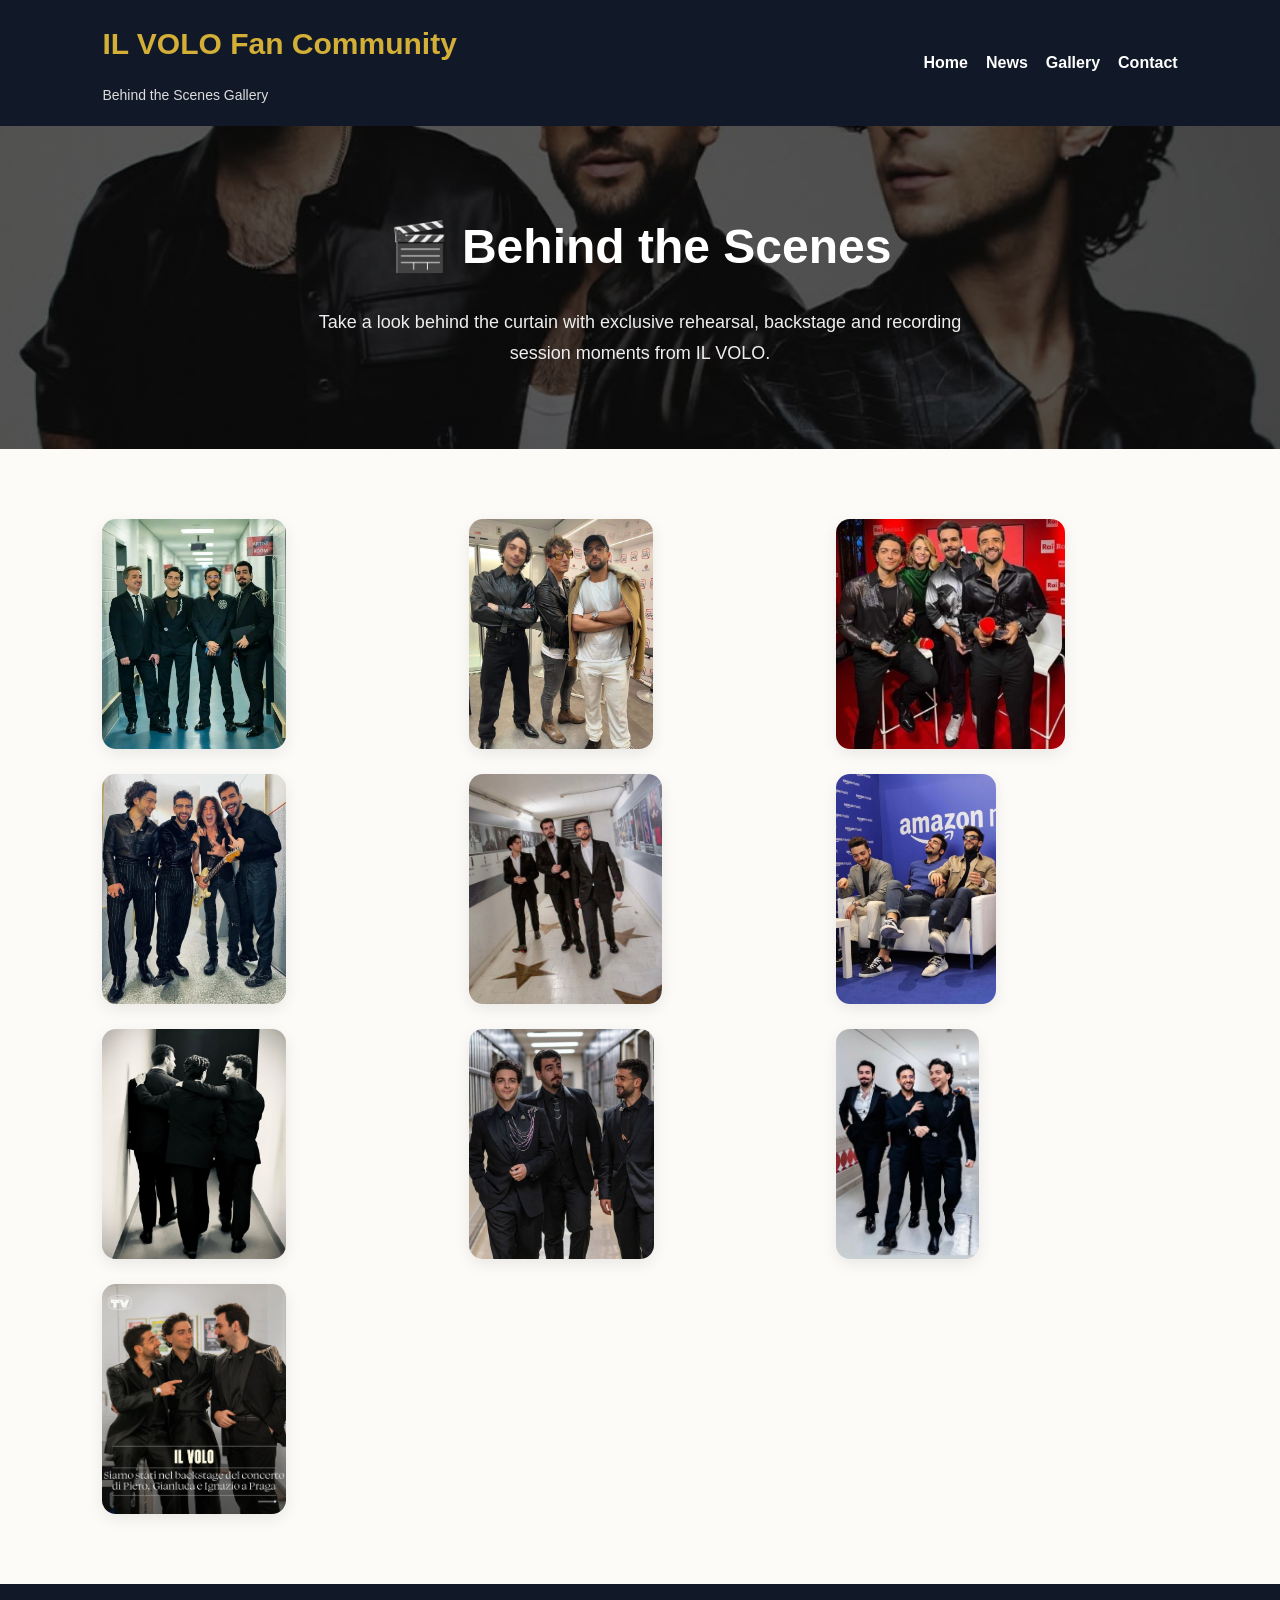
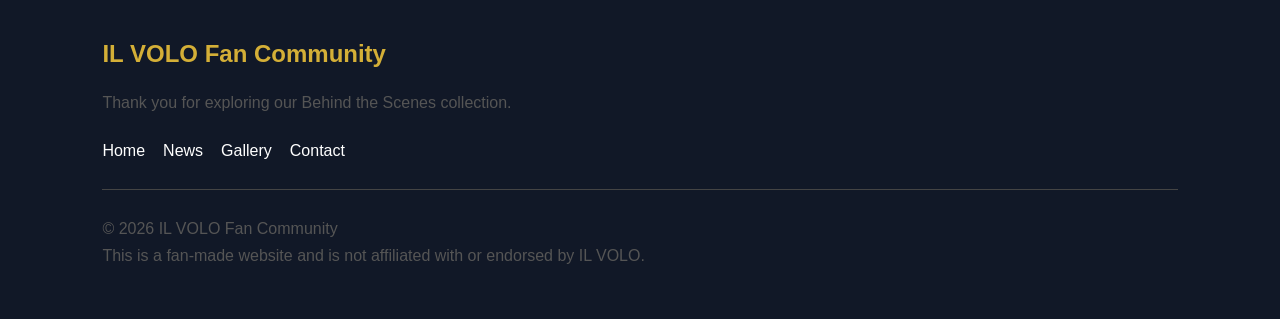
<file: behind-scenes-gallery.html>
<!DOCTYPE html>
<html lang="en">

<head>
<meta charset="UTF-8">
<meta name="viewport" content="width=device-width, initial-scale=1.0">

<title>Behind the Scenes Gallery | IL VOLO Fan Community</title>

<link rel="stylesheet" href="style.css">

</head>

<body>

<header class="header">

<div class="logo">
<h1>IL VOLO Fan Community</h1>
<p>Behind the Scenes Gallery</p>
</div>

<nav>
<a href="index.html">Home</a>
<a href="news.html">News</a>
<a href="gallery.html">Gallery</a>
<a href="index.html#contact">Contact</a>
</nav>

</header>

<section class="gallery-hero">

<h1>🎬 Behind the Scenes</h1>

<p>
Take a look behind the curtain with exclusive rehearsal, backstage and recording session moments from IL VOLO.
</p>

</section>

<section class="gallery-grid">

<img src="images/behind-scenes/behind-scenes-01.JPG" alt="Behind the Scenes 1">
<img src="images/behind-scenes/behind-scenes-02.JPG" alt="Behind the Scenes 2">
<img src="images/behind-scenes/behind-scenes-03.JPG" alt="Behind the Scenes 3">
<img src="images/behind-scenes/behind-scenes-04.JPG" alt="Behind the Scenes 4">
<img src="images/behind-scenes/behind-scenes-05.JPG" alt="Behind the Scenes 5">
<img src="images/behind-scenes/behind-scenes-06.JPG" alt="Behind the Scenes 6">
<img src="images/behind-scenes/behind-scenes-07.JPG" alt="Behind the Scenes 7">
<img src="images/behind-scenes/behind-scenes-08.JPG" alt="Behind the Scenes 8">
<img src="images/behind-scenes/behind-scenes-09.JPG" alt="Behind the Scenes 9">
<img src="images/behind-scenes/behind-scenes-10.JPG" alt="Behind the Scenes 10">

</section>

<footer class="footer">

<h2>IL VOLO Fan Community</h2>

<p>Thank you for exploring our Behind the Scenes collection.</p>

<div class="footer-links">
<a href="index.html">Home</a>
<a href="news.html">News</a>
<a href="gallery.html">Gallery</a>
<a href="index.html#contact">Contact</a>
</div>

<hr>

<p>© 2026 IL VOLO Fan Community</p>

<p>
This is a fan-made website and is not affiliated with or endorsed by IL VOLO.
</p>

</footer>

</body>

</html>
</file>
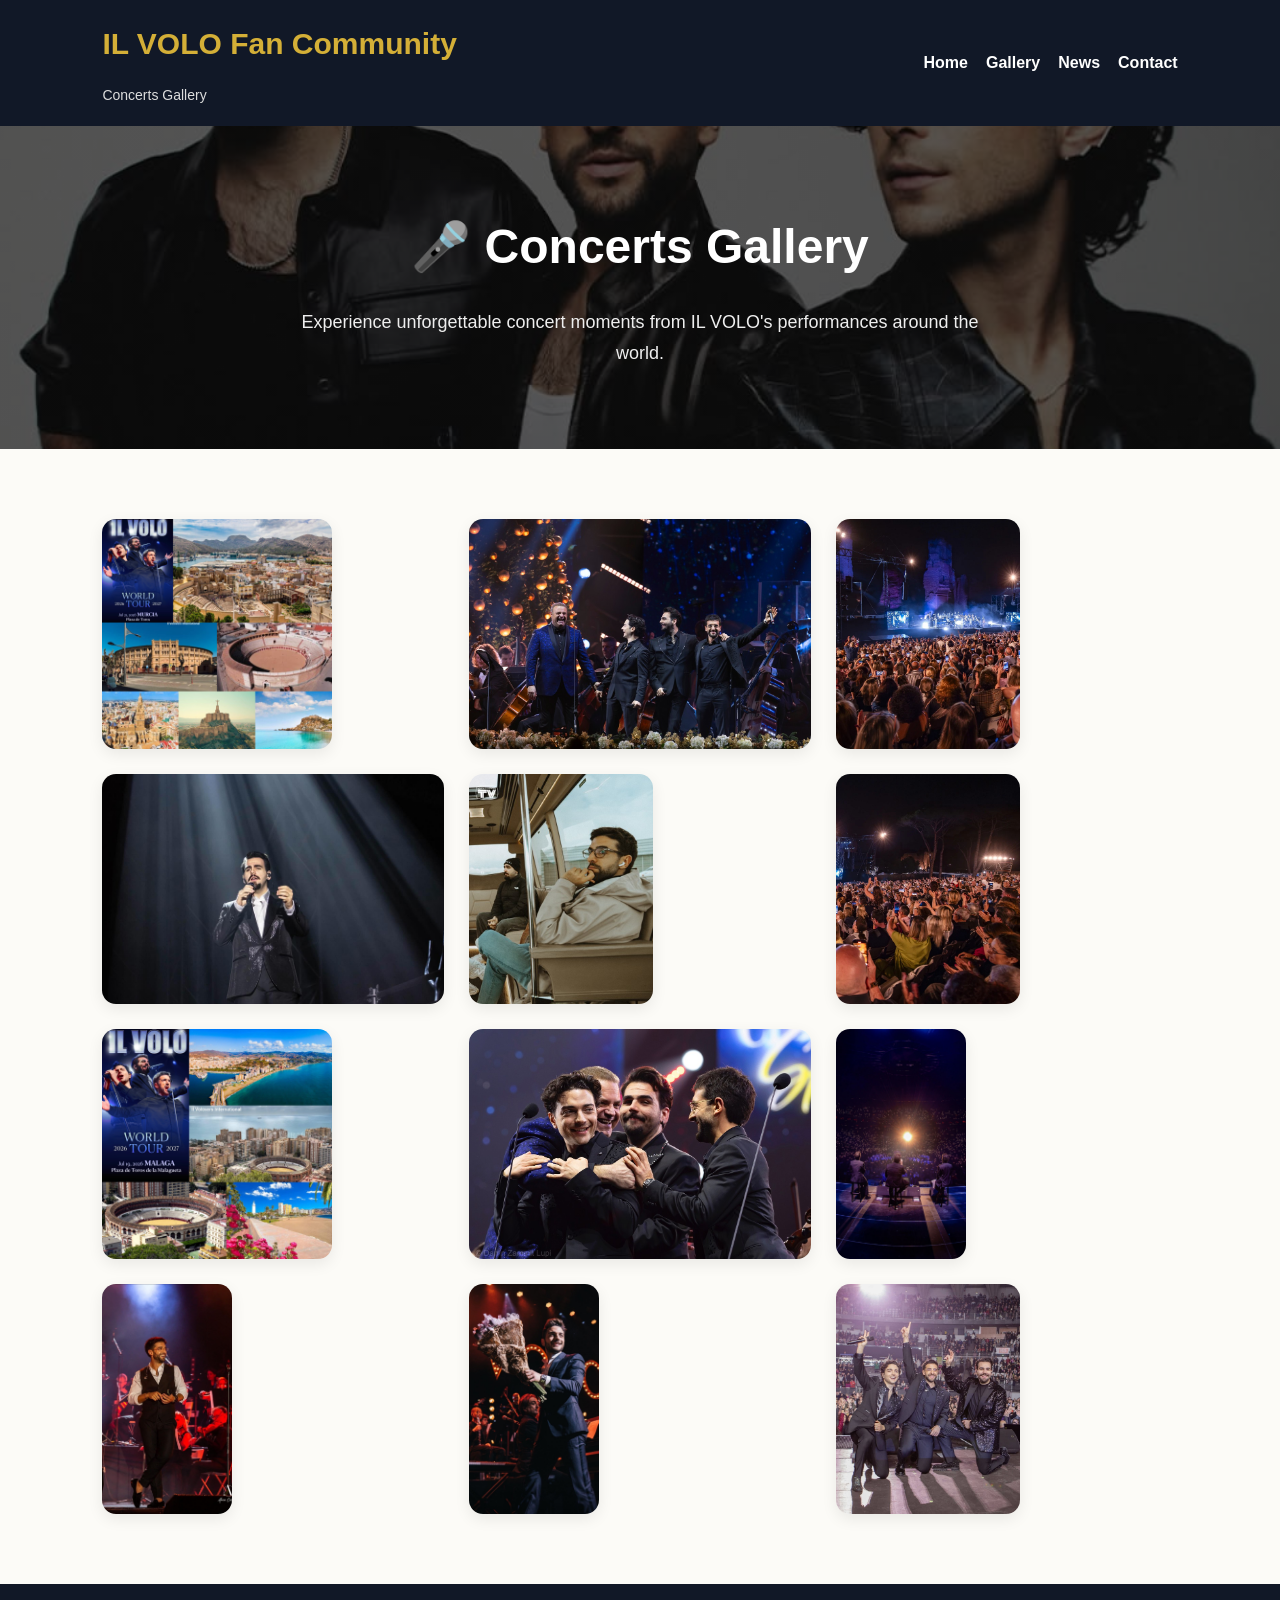
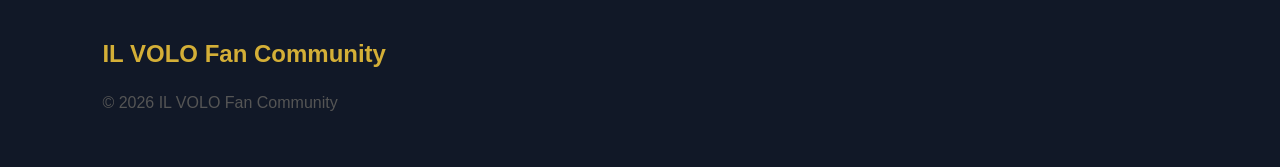
<file: concerts-gallery.html>
<!DOCTYPE html>
<html lang="en">
<head>
<meta charset="UTF-8">
<meta name="viewport" content="width=device-width, initial-scale=1.0">
<title>Concerts Gallery | IL VOLO Fan Community</title>

<link rel="stylesheet" href="style.css">
</head>

<body>

<header class="header">

<div class="logo">
<h1>IL VOLO Fan Community</h1>
<p>Concerts Gallery</p>
</div>

<nav>
<a href="index.html">Home</a>
<a href="gallery.html">Gallery</a>
<a href="news.html">News</a>
<a href="index.html#contact">Contact</a>
</nav>

</header>

<section class="gallery-hero">

<h1>🎤 Concerts Gallery</h1>

<p>
Experience unforgettable concert moments from IL VOLO's performances around the world.
</p>

</section>

<section class="gallery-grid">

<img src="images/concerts/concert-01.JPG" alt="Concert 1">
<img src="images/concerts/concert-02.JPG" alt="Concert 2">
<img src="images/concerts/concert-03.JPG" alt="Concert 3">
<img src="images/concerts/concert-04.JPG" alt="Concert 4">
<img src="images/concerts/concert-05.JPG" alt="Concert 5">
<img src="images/concerts/concert-06.JPG" alt="Concert 6">
<img src="images/concerts/concert-07.JPG" alt="Concert 7">
<img src="images/concerts/concert-08.JPG" alt="Concert 8">
<img src="images/concerts/concert-09.JPG" alt="Concert 9">
<img src="images/concerts/concert-10.JPG" alt="Concert 10">
<img src="images/concerts/concert-11.JPG" alt="Concert 11">
<img src="images/concerts/concert-12.JPG" alt="Concert 12">

</section>

<footer class="footer">

<h2>IL VOLO Fan Community</h2>

<p>© 2026 IL VOLO Fan Community</p>

</footer>

</body>
</html>
</file>
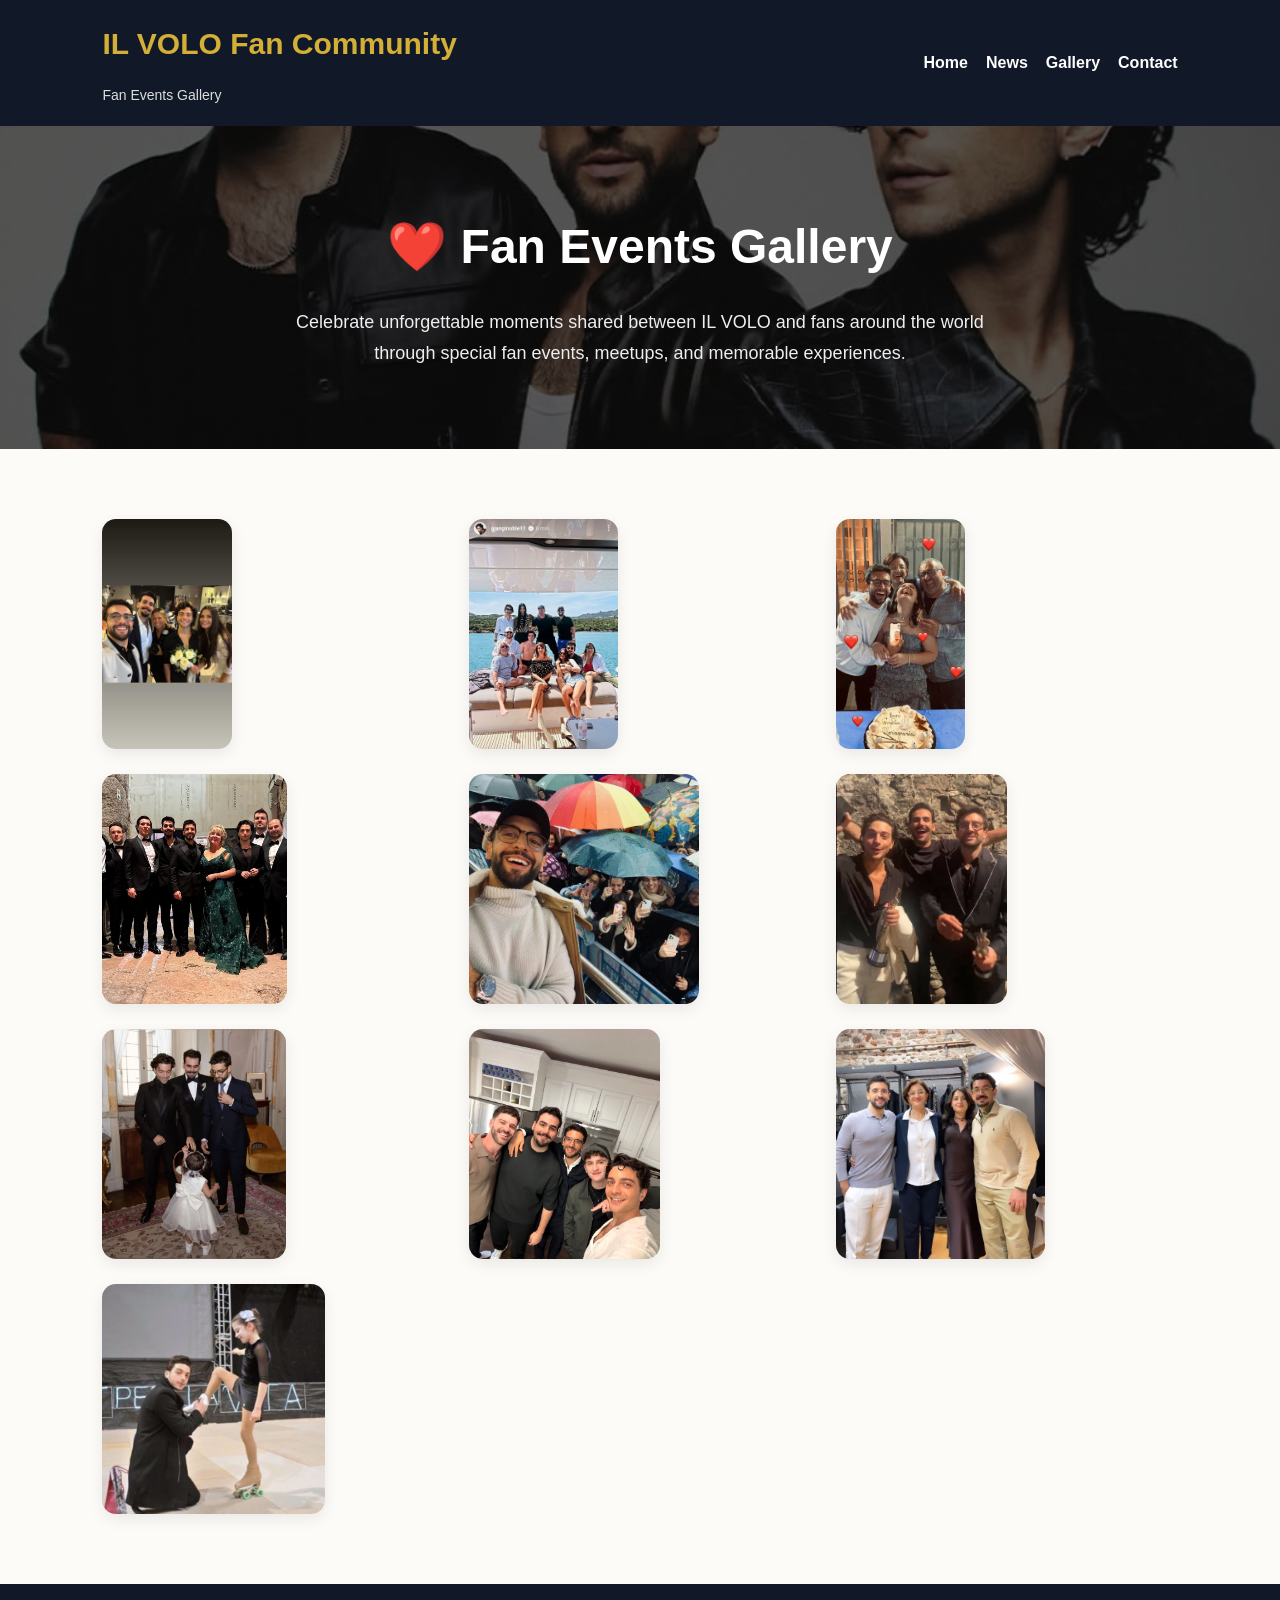
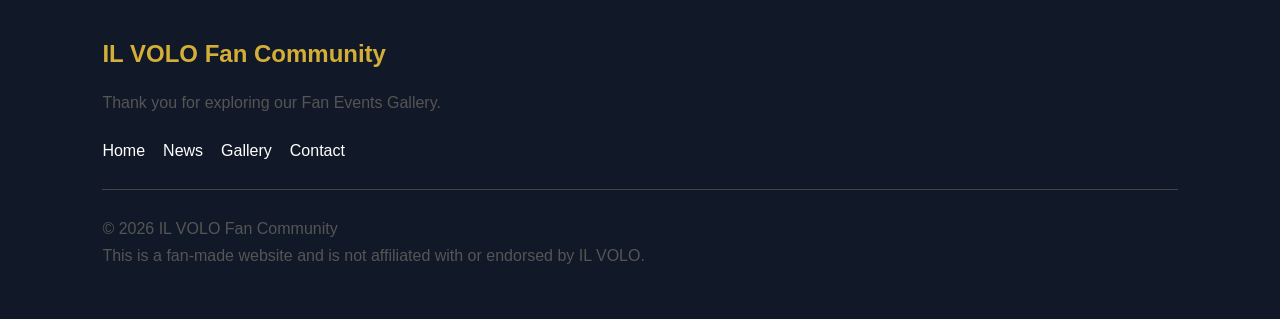
<file: fan-events-gallery.html>
<!DOCTYPE html>
<html lang="en">

<head>
<meta charset="UTF-8">
<meta name="viewport" content="width=device-width, initial-scale=1.0">

<title>Fan Events Gallery | IL VOLO Fan Community</title>

<link rel="stylesheet" href="style.css">

</head>

<body>

<header class="header">

<div class="logo">
<h1>IL VOLO Fan Community</h1>
<p>Fan Events Gallery</p>
</div>

<nav>
<a href="index.html">Home</a>
<a href="news.html">News</a>
<a href="gallery.html">Gallery</a>
<a href="index.html#contact">Contact</a>
</nav>

</header>

<section class="gallery-hero">

<h1>❤️ Fan Events Gallery</h1>

<p>
Celebrate unforgettable moments shared between IL VOLO and fans around the world through special fan events, meetups, and memorable experiences.
</p>

</section>

<section class="gallery-grid">

<img src="images/fan-events/fan-event-01.JPG" alt="Fan Event 1">
<img src="images/fan-events/fan-event-02.JPG" alt="Fan Event 2">
<img src="images/fan-events/fan-event-03.JPG" alt="Fan Event 3">
<img src="images/fan-events/fan-event-04.JPG" alt="Fan Event 4">
<img src="images/fan-events/fan-event-05.JPG" alt="Fan Event 5">
<img src="images/fan-events/fan-event-06.JPG" alt="Fan Event 6">
<img src="images/fan-events/fan-event-07.JPG" alt="Fan Event 7">
<img src="images/fan-events/fan-event-08.JPG" alt="Fan Event 8">
<img src="images/fan-events/fan-event-09.JPG" alt="Fan Event 9">
<img src="images/fan-events/fan-event-10.JPG" alt="Fan Event 10">

</section>

<footer class="footer">

<h2>IL VOLO Fan Community</h2>

<p>
Thank you for exploring our Fan Events Gallery.
</p>

<div class="footer-links">
<a href="index.html">Home</a>
<a href="news.html">News</a>
<a href="gallery.html">Gallery</a>
<a href="index.html#contact">Contact</a>
</div>

<hr>

<p>© 2026 IL VOLO Fan Community</p>

<p>
This is a fan-made website and is not affiliated with or endorsed by IL VOLO.
</p>

</footer>

</body>

</html>
</file>
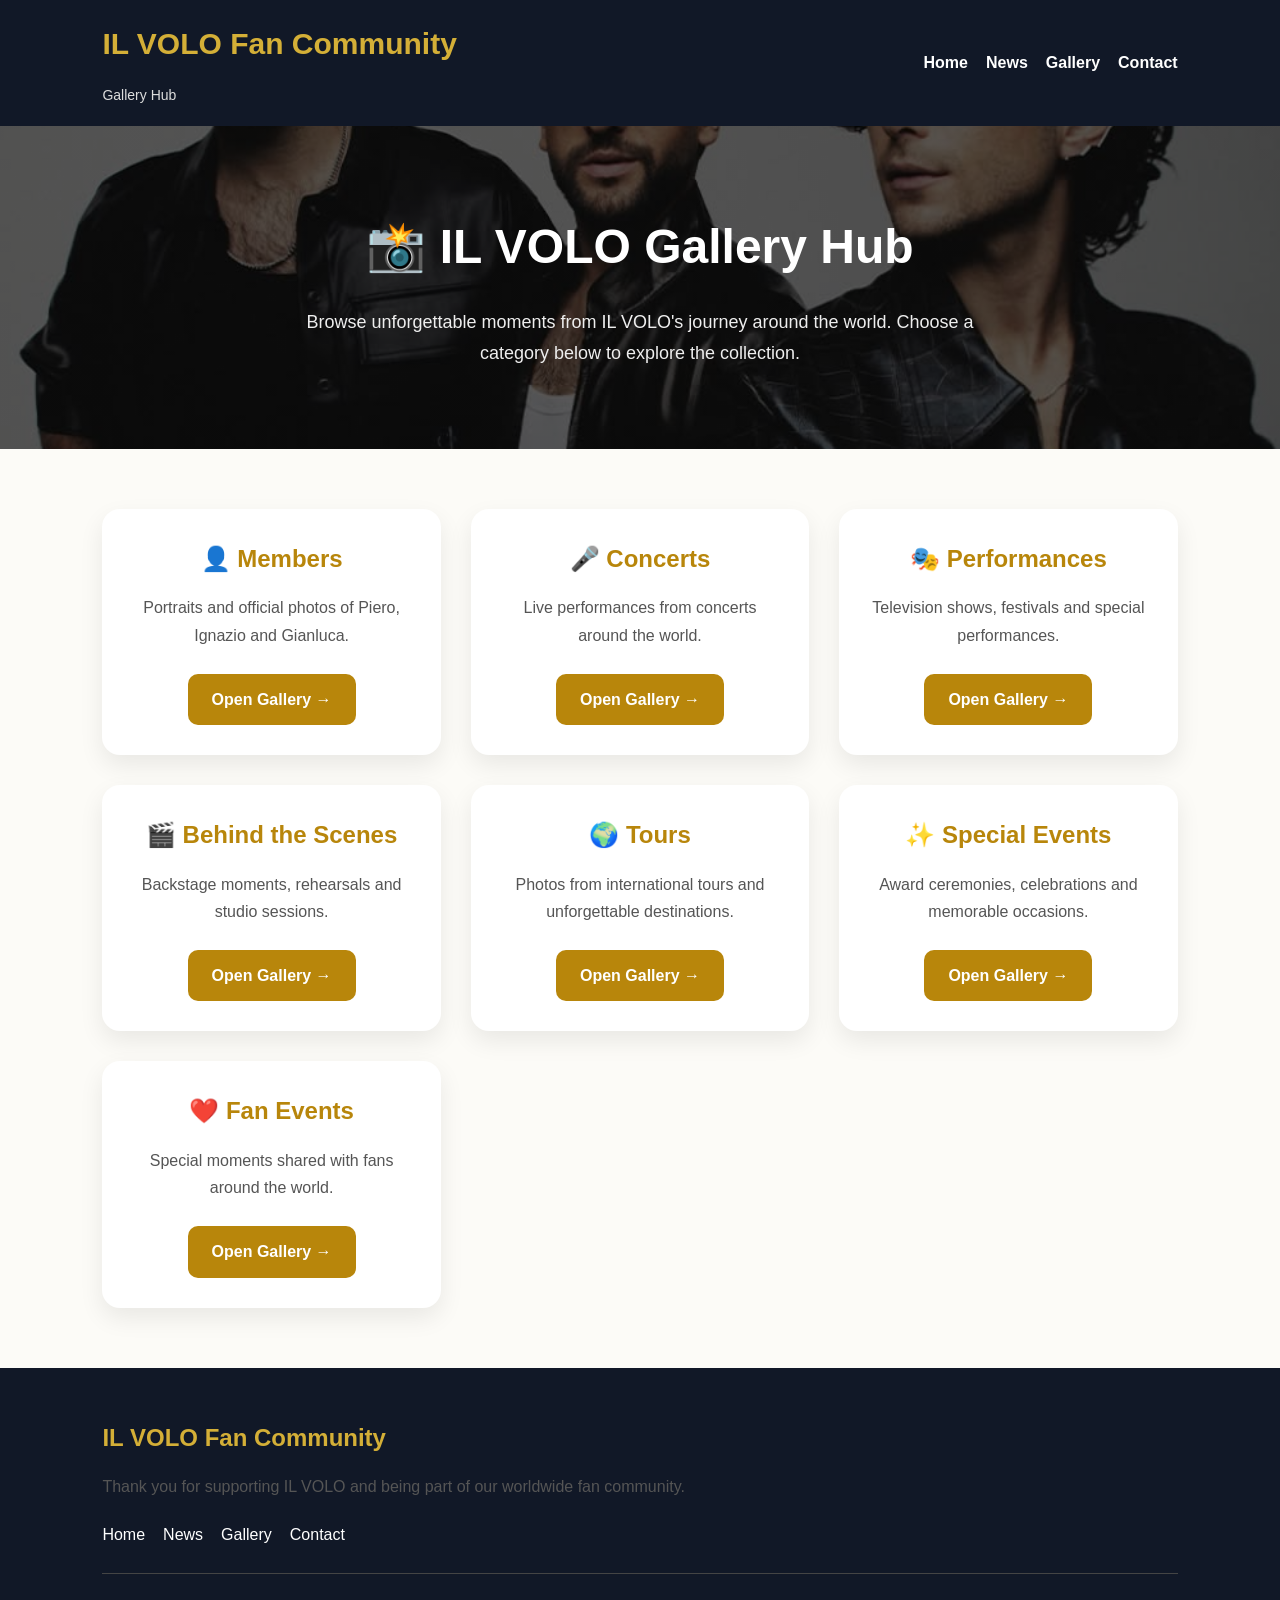
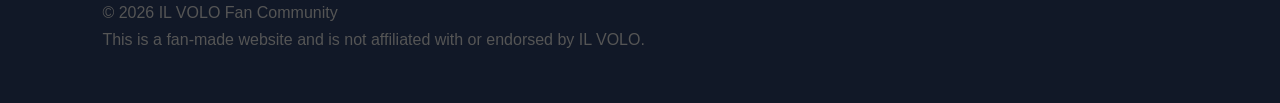
<file: gallery.html>
<!DOCTYPE html>
<html lang="en">
<head>
<meta charset="UTF-8">
<meta name="viewport" content="width=device-width, initial-scale=1.0">
<title>IL VOLO Gallery | IL VOLO Fan Community</title>

<link rel="stylesheet" href="style.css">
</head>

<body>

<header class="header">

<div class="logo">
<h1>IL VOLO Fan Community</h1>
<p>Gallery Hub</p>
</div>

<nav>
<a href="index.html">Home</a>
<a href="news.html">News</a>
<a href="gallery.html">Gallery</a>
<a href="index.html#contact">Contact</a>
</nav>

</header>

<section class="gallery-hero">

<h1>📸 IL VOLO Gallery Hub</h1>

<p>
Browse unforgettable moments from IL VOLO's journey around the world.
Choose a category below to explore the collection.
</p>

</section>

<section class="gallery-categories">

<div class="gallery-card">
<h2>👤 Members</h2>
<p>Portraits and official photos of Piero, Ignazio and Gianluca.</p>
<a href="members-gallery.html">Open Gallery →</a>
</div>

<div class="gallery-card">
<h2>🎤 Concerts</h2>
<p>Live performances from concerts around the world.</p>
<a href="concerts-gallery.html">Open Gallery →</a>
</div>

<div class="gallery-card">
<h2>🎭 Performances</h2>
<p>Television shows, festivals and special performances.</p>
<a href="performances-gallery.html">Open Gallery →</a>
</div>

<div class="gallery-card">
<h2>🎬 Behind the Scenes</h2>
<p>Backstage moments, rehearsals and studio sessions.</p>
<a href="behind-scenes-gallery.html">Open Gallery →</a>
</div>

<div class="gallery-card">
<h2>🌍 Tours</h2>
<p>Photos from international tours and unforgettable destinations.</p>
<a href="tours-gallery.html">Open Gallery →</a>
</div>

<div class="gallery-card">
<h2>✨ Special Events</h2>
<p>Award ceremonies, celebrations and memorable occasions.</p>
<a href="special-events-gallery.html">Open Gallery →</a>
</div>

<div class="gallery-card">
<h2>❤️ Fan Events</h2>
<p>Special moments shared with fans around the world.</p>
<a href="fan-events-gallery.html">Open Gallery →</a>
</div>

</section>

<footer class="footer">

<h2>IL VOLO Fan Community</h2>

<p>
Thank you for supporting IL VOLO and being part of our worldwide fan community.
</p>

<div class="footer-links">
<a href="index.html">Home</a>
<a href="news.html">News</a>
<a href="gallery.html">Gallery</a>
<a href="index.html#contact">Contact</a>
</div>

<hr>

<p>© 2026 IL VOLO Fan Community</p>

<p>
This is a fan-made website and is not affiliated with or endorsed by IL VOLO.
</p>

</footer>

</body>
</html>
</file>
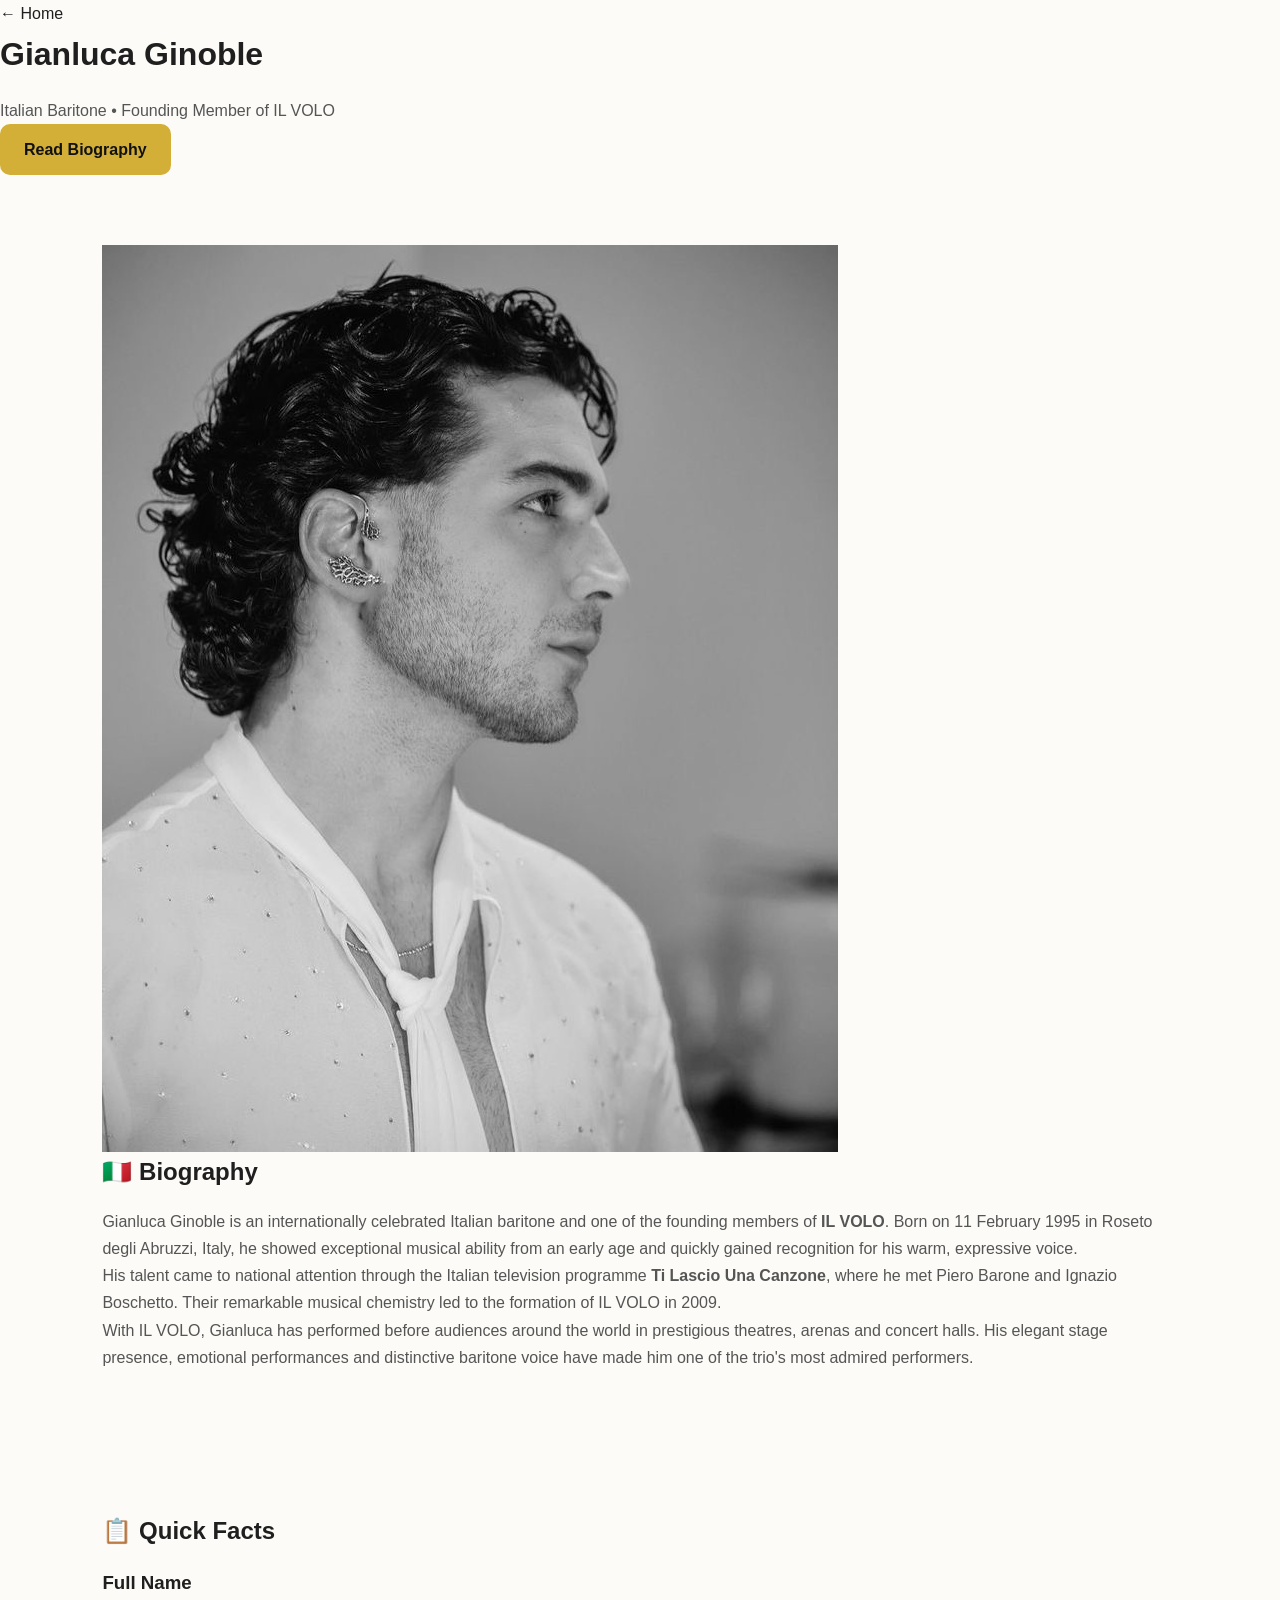
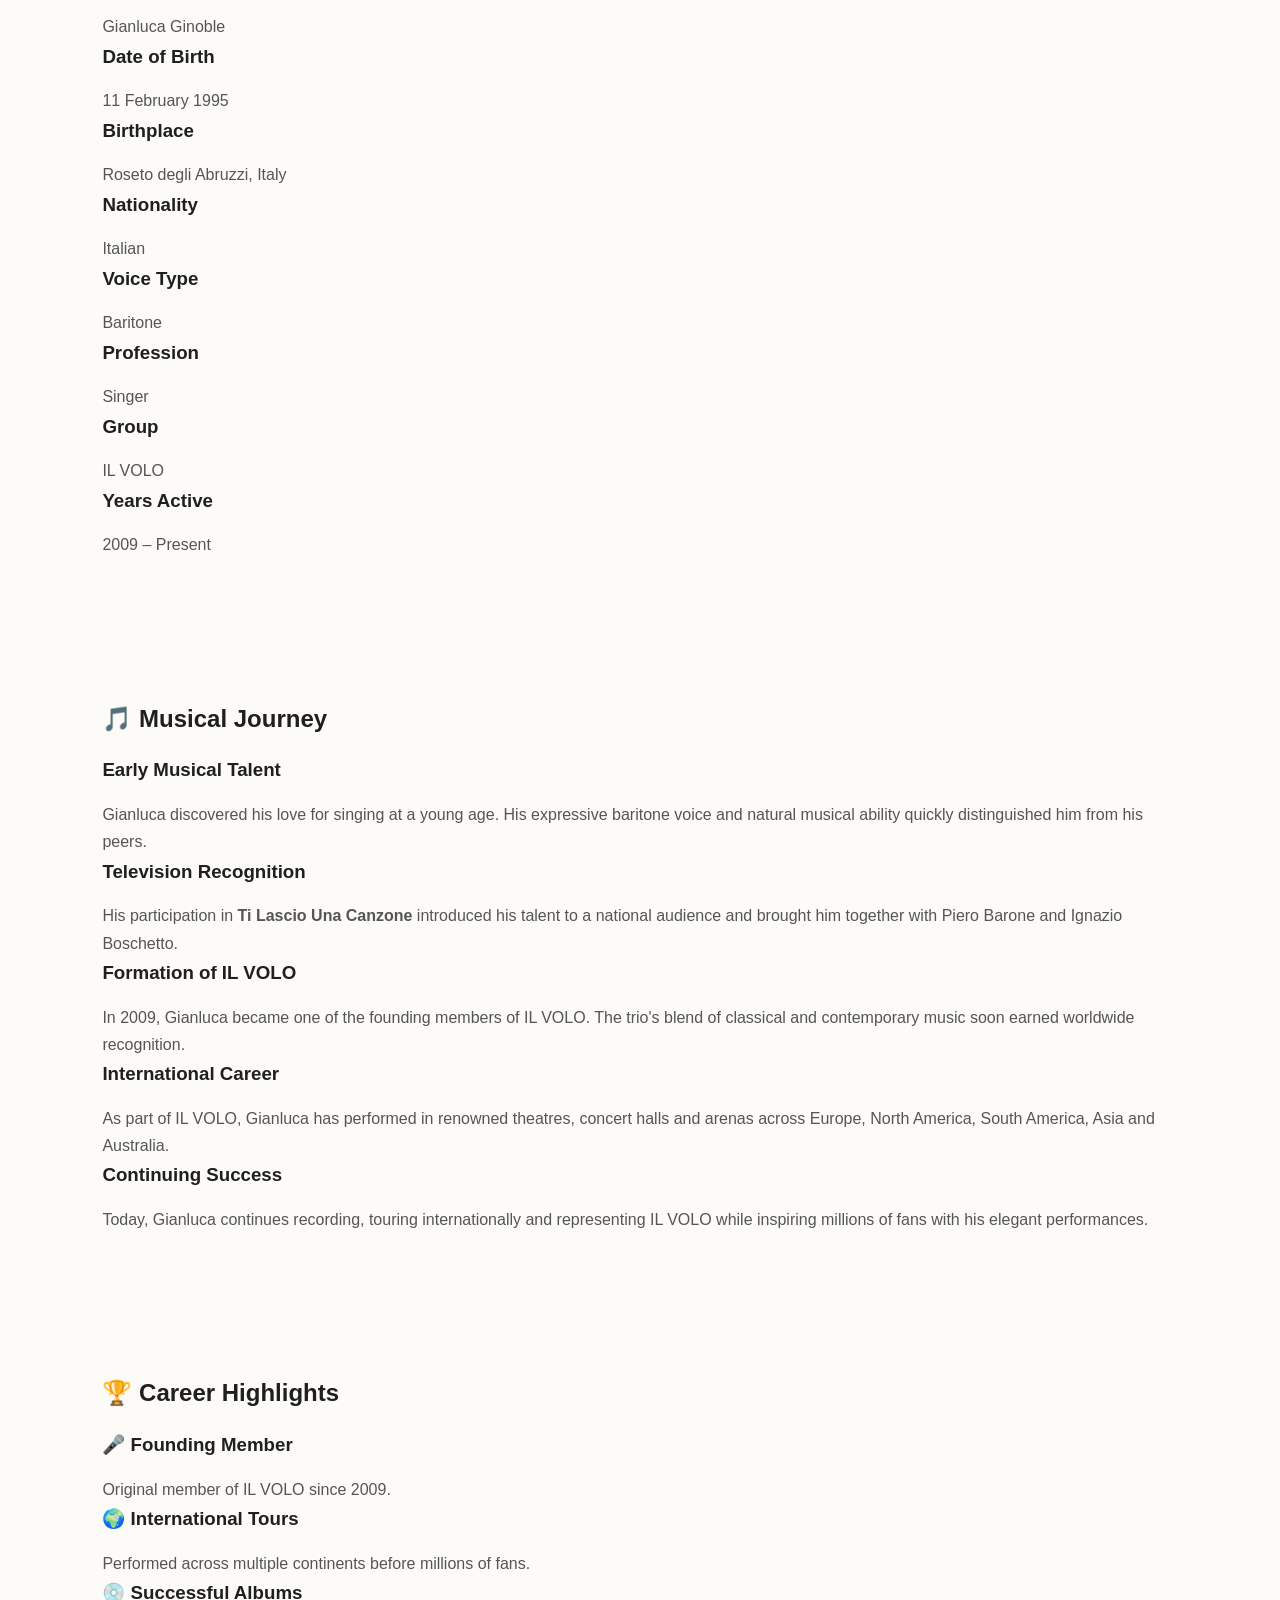
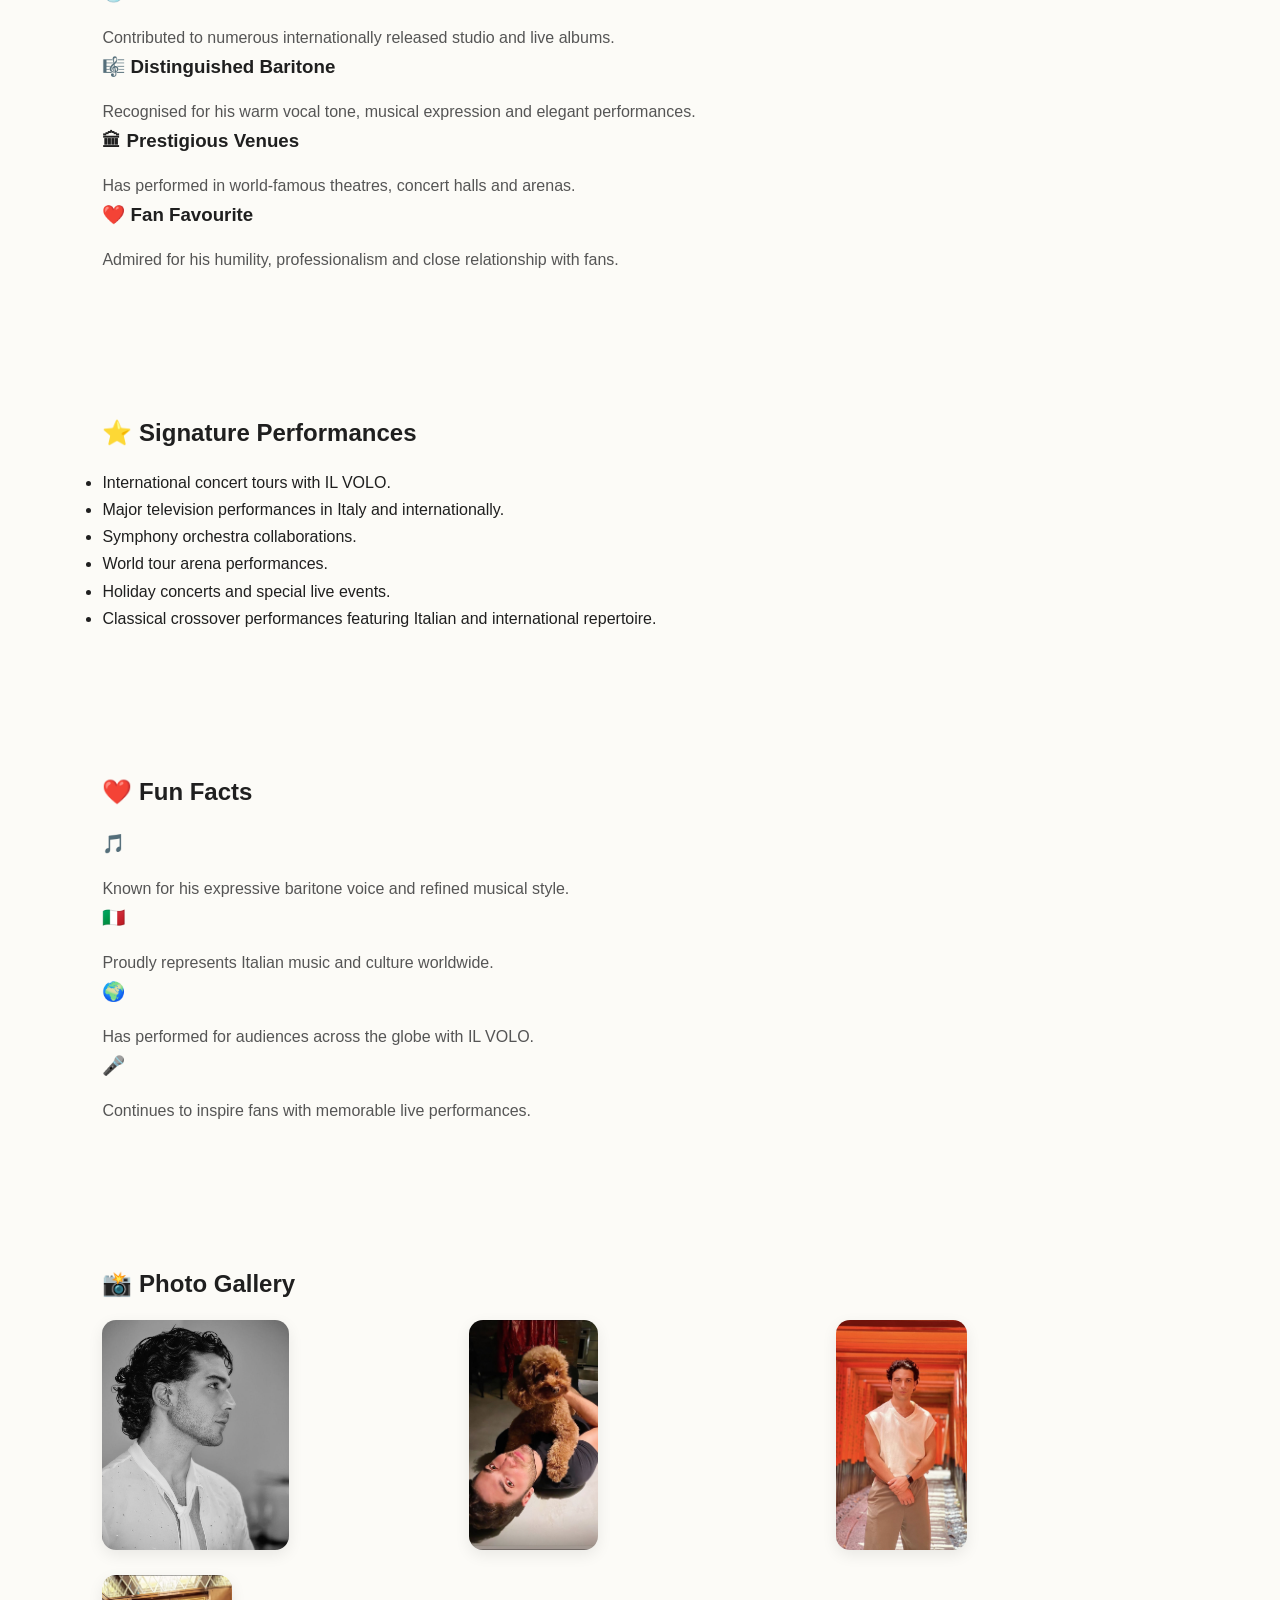
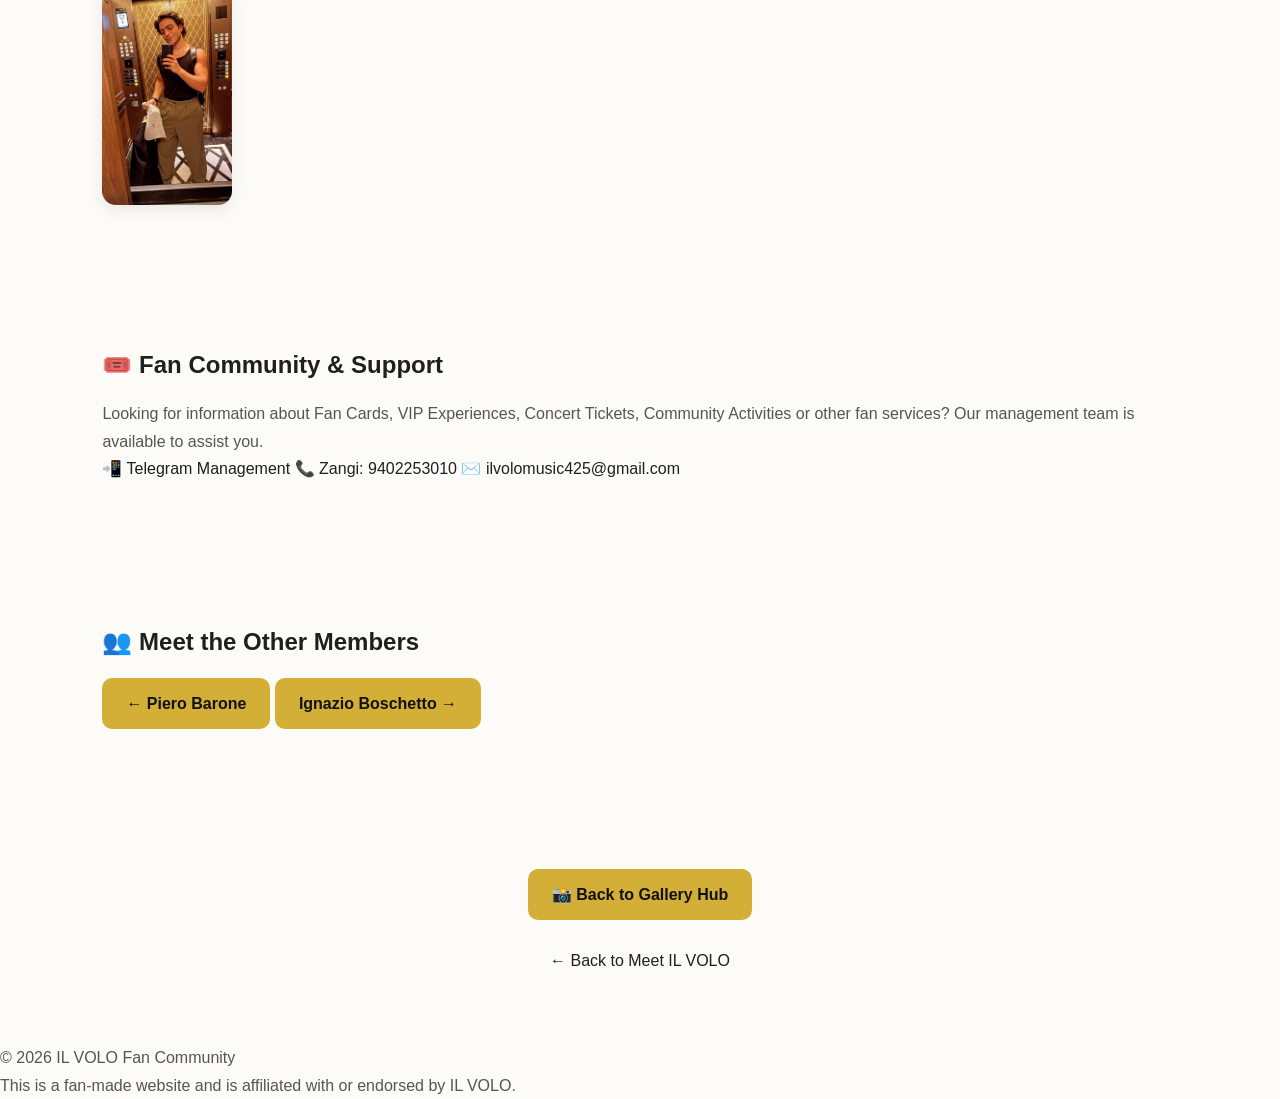
<file: gianluca.html>
<!DOCTYPE html>
<html lang="en">

<head>

<meta charset="UTF-8">

<meta name="viewport" content="width=device-width, initial-scale=1.0">

<title>Gianluca Ginoble | IL VOLO Fan Community</title>

<link rel="stylesheet" href="style.css">

</head>

<body>

<header class="member-hero">

<div class="member-overlay">

<a href="index.html" class="back-home">← Home</a>

<h1>Gianluca Ginoble</h1>

<p>Italian Baritone • Founding Member of IL VOLO</p>

<a href="#biography" class="btn">
Read Biography
</a>

</div>

</header>

<section id="biography" class="member-container">

<div class="member-image">

<img src="images/members/gianluca-ginoble.JPG" alt="Gianluca Ginoble">

</div>

<div class="member-content">

<h2>🇮🇹 Biography</h2>

<p>

Gianluca Ginoble is an internationally celebrated Italian baritone and one of the founding members of <strong>IL VOLO</strong>. Born on 11 February 1995 in Roseto degli Abruzzi, Italy, he showed exceptional musical ability from an early age and quickly gained recognition for his warm, expressive voice.

</p>

<p>

His talent came to national attention through the Italian television programme <strong>Ti Lascio Una Canzone</strong>, where he met Piero Barone and Ignazio Boschetto. Their remarkable musical chemistry led to the formation of IL VOLO in 2009.

</p>

<p>

With IL VOLO, Gianluca has performed before audiences around the world in prestigious theatres, arenas and concert halls. His elegant stage presence, emotional performances and distinctive baritone voice have made him one of the trio's most admired performers.

</p>

</div>

</section>

<section class="quick-facts">

<h2>📋 Quick Facts</h2>

<div class="facts-grid">

<div class="fact-card">
<h3>Full Name</h3>
<p>Gianluca Ginoble</p>
</div>

<div class="fact-card">
<h3>Date of Birth</h3>
<p>11 February 1995</p>
</div>

<div class="fact-card">
<h3>Birthplace</h3>
<p>Roseto degli Abruzzi, Italy</p>
</div>

<div class="fact-card">
<h3>Nationality</h3>
<p>Italian</p>
</div>

<div class="fact-card">
<h3>Voice Type</h3>
<p>Baritone</p>
</div>

<div class="fact-card">
<h3>Profession</h3>
<p>Singer</p>
</div>

<div class="fact-card">
<h3>Group</h3>
<p>IL VOLO</p>
</div>

<div class="fact-card">
<h3>Years Active</h3>
<p>2009 – Present</p>
</div>

</div>

</section>

<section class="member-section">

<h2>🎵 Musical Journey</h2>

<div class="timeline">

<div class="timeline-item">
<h3>Early Musical Talent</h3>
<p>
Gianluca discovered his love for singing at a young age. His expressive baritone voice and natural musical ability quickly distinguished him from his peers.
</p>
</div>

<div class="timeline-item">
<h3>Television Recognition</h3>
<p>
His participation in <strong>Ti Lascio Una Canzone</strong> introduced his talent to a national audience and brought him together with Piero Barone and Ignazio Boschetto.
</p>
</div>

<div class="timeline-item">
<h3>Formation of IL VOLO</h3>
<p>
In 2009, Gianluca became one of the founding members of IL VOLO. The trio's blend of classical and contemporary music soon earned worldwide recognition.
</p>
</div>

<div class="timeline-item">
<h3>International Career</h3>
<p>
As part of IL VOLO, Gianluca has performed in renowned theatres, concert halls and arenas across Europe, North America, South America, Asia and Australia.
</p>
</div>

<div class="timeline-item">
<h3>Continuing Success</h3>
<p>
Today, Gianluca continues recording, touring internationally and representing IL VOLO while inspiring millions of fans with his elegant performances.
</p>
</div>

</div>

</section>


<section class="member-section">

<h2>🏆 Career Highlights</h2>

<div class="highlight-grid">

<div class="highlight-card">
<h3>🎤 Founding Member</h3>
<p>
Original member of IL VOLO since 2009.
</p>
</div>

<div class="highlight-card">
<h3>🌍 International Tours</h3>
<p>
Performed across multiple continents before millions of fans.
</p>
</div>

<div class="highlight-card">
<h3>💿 Successful Albums</h3>
<p>
Contributed to numerous internationally released studio and live albums.
</p>
</div>

<div class="highlight-card">
<h3>🎼 Distinguished Baritone</h3>
<p>
Recognised for his warm vocal tone, musical expression and elegant performances.
</p>
</div>

<div class="highlight-card">
<h3>🏛 Prestigious Venues</h3>
<p>
Has performed in world-famous theatres, concert halls and arenas.
</p>
</div>

<div class="highlight-card">
<h3>❤️ Fan Favourite</h3>
<p>
Admired for his humility, professionalism and close relationship with fans.
</p>
</div>

</div>

</section>


<section class="member-section">

<h2>⭐ Signature Performances</h2>

<ul class="member-list">

<li>International concert tours with IL VOLO.</li>

<li>Major television performances in Italy and internationally.</li>

<li>Symphony orchestra collaborations.</li>

<li>World tour arena performances.</li>

<li>Holiday concerts and special live events.</li>

<li>Classical crossover performances featuring Italian and international repertoire.</li>

</ul>

</section>


<section class="member-section">

<h2>❤️ Fun Facts</h2>

<div class="facts-grid">

<div class="fact-card">
<h3>🎵</h3>
<p>Known for his expressive baritone voice and refined musical style.</p>
</div>

<div class="fact-card">
<h3>🇮🇹</h3>
<p>Proudly represents Italian music and culture worldwide.</p>
</div>

<div class="fact-card">
<h3>🌍</h3>
<p>Has performed for audiences across the globe with IL VOLO.</p>
</div>

<div class="fact-card">
<h3>🎤</h3>
<p>Continues to inspire fans with memorable live performances.</p>
</div>

</div>

</section>

<section class="member-section">

<h2>📸 Photo Gallery</h2>

<div class="gallery-grid">

<img src="images/members/gianluca-ginoble.JPG" alt="Gianluca Ginoble">
<img src="images/members/gianluca-02.JPG" alt="Gianluca Ginoble">
<img src="images/members/gianluca-03.JPG" alt="Gianluca Ginoble">
<img src="images/members/gianluca-04.JPG" alt="Gianluca Ginoble">

</div>

</section>


<section class="member-section">

<h2>🎟️ Fan Community & Support</h2>

<p>

Looking for information about Fan Cards, VIP Experiences, Concert Tickets, Community Activities or other fan services?

Our management team is available to assist you.

</p>

<div class="support-buttons">

<a href="https://t.me/ilvolo_fan_community" target="_blank">
📲 Telegram Management
</a>

<a href="https://zangi.com/dl/conversation/9402253010" target="_blank">
📞 Zangi: 9402253010
</a>

<a href="mailto:ilvolomusic425@gmail.com">
✉️ ilvolomusic425@gmail.com
</a>

</div>

</section>


<section class="member-section">

<h2>👥 Meet the Other Members</h2>

<div class="member-links">

<a class="btn" href="piero.html">
← Piero Barone
</a>

<a class="btn" href="ignazio.html">
Ignazio Boschetto →
</a>

</div>

</section>


<section class="member-section">

<div style="text-align:center;">

<a class="btn" href="gallery.html">
📸 Back to Gallery Hub
</a>

<br><br>

<a href="index.html#members">
← Back to Meet IL VOLO
</a>

</div>

</section>


<footer>

<p>© 2026 IL VOLO Fan Community</p>

<p>
This is a fan-made website and is  affiliated with or endorsed by IL VOLO.
</p>

</footer>

</body>

</html>
</file>
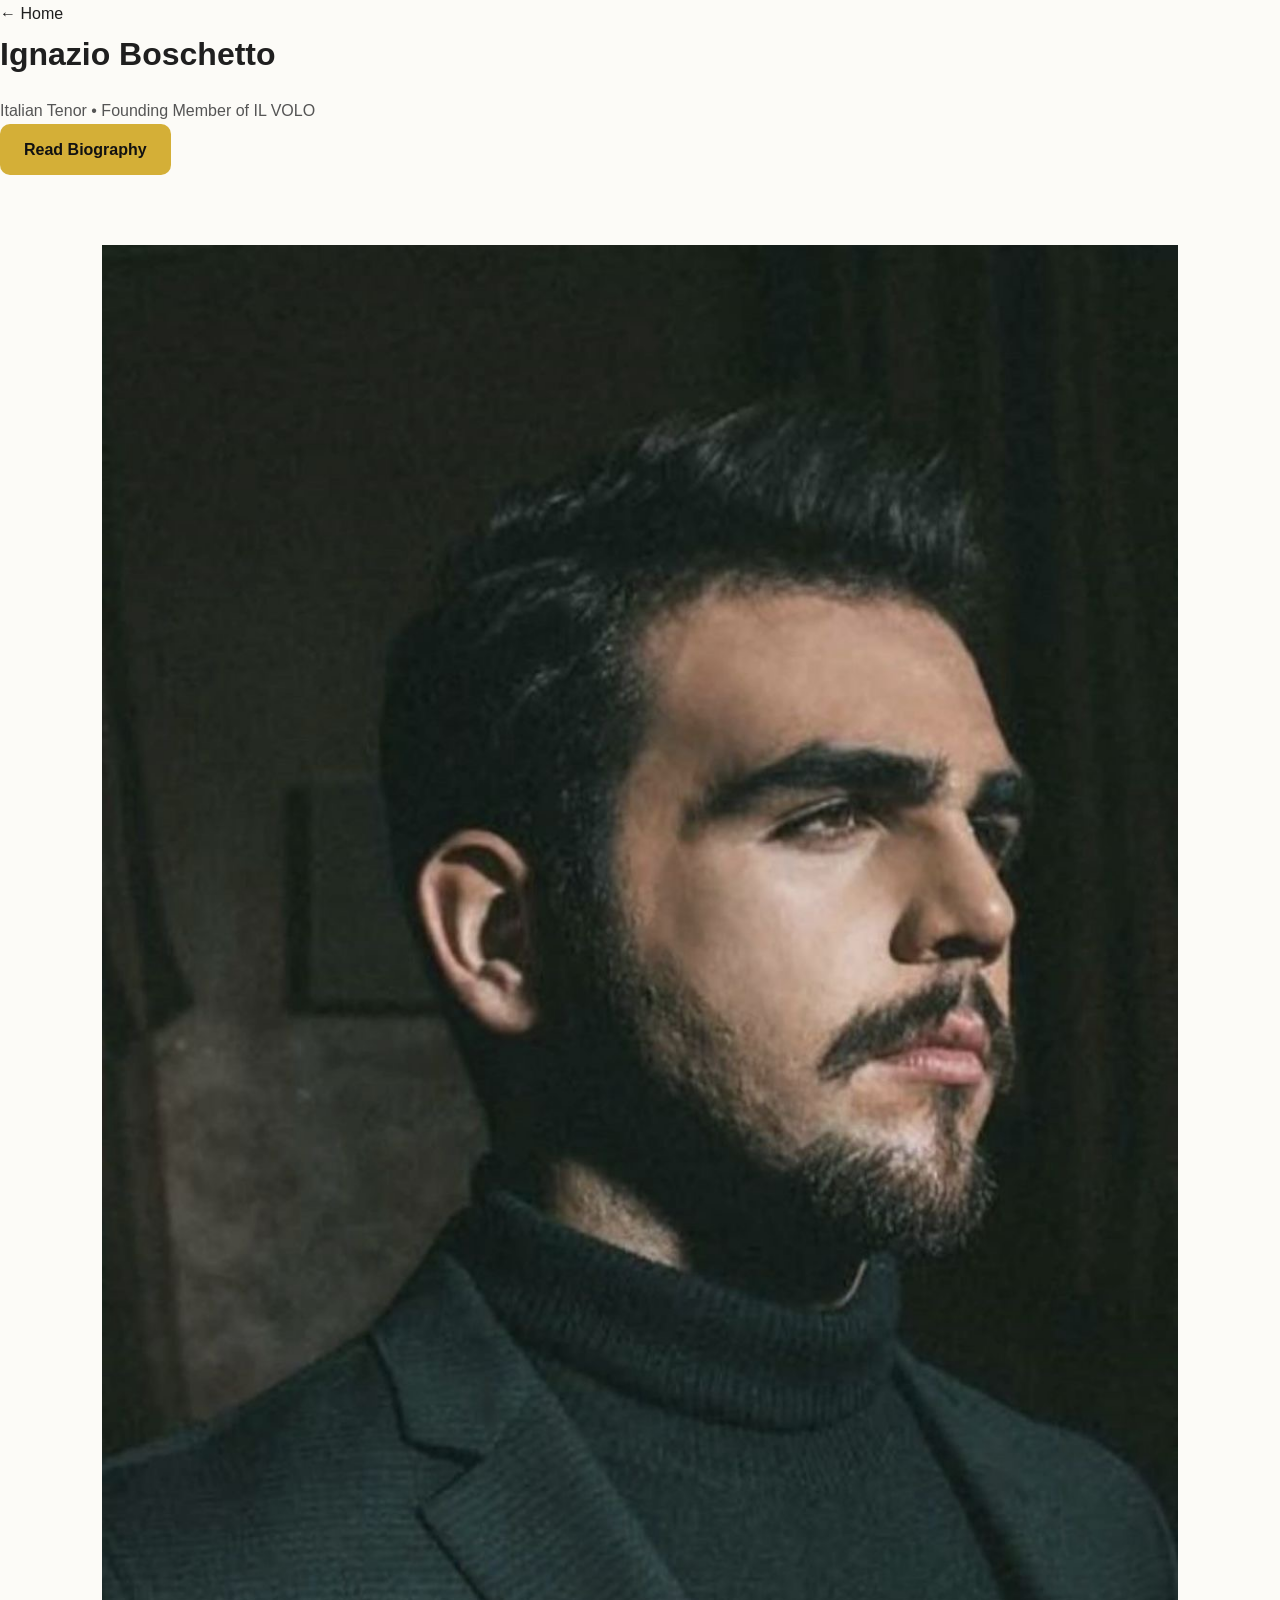
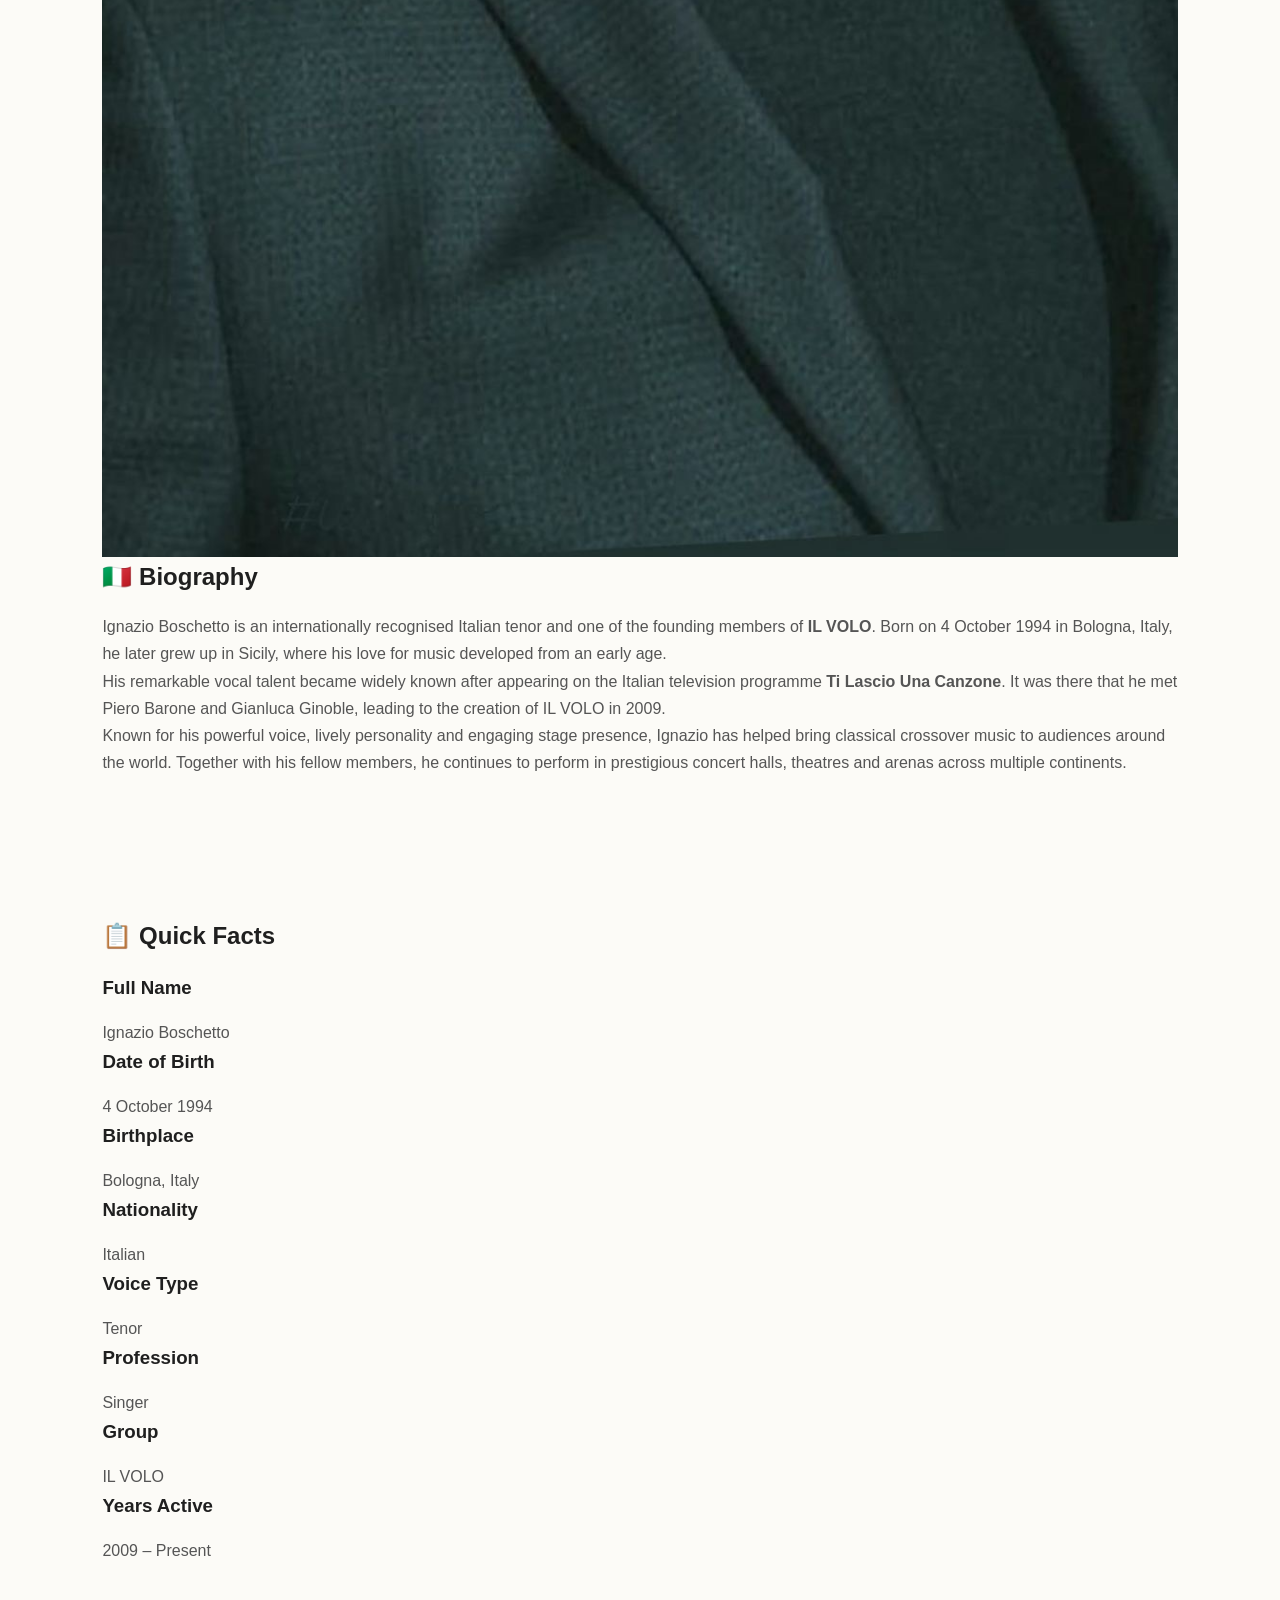
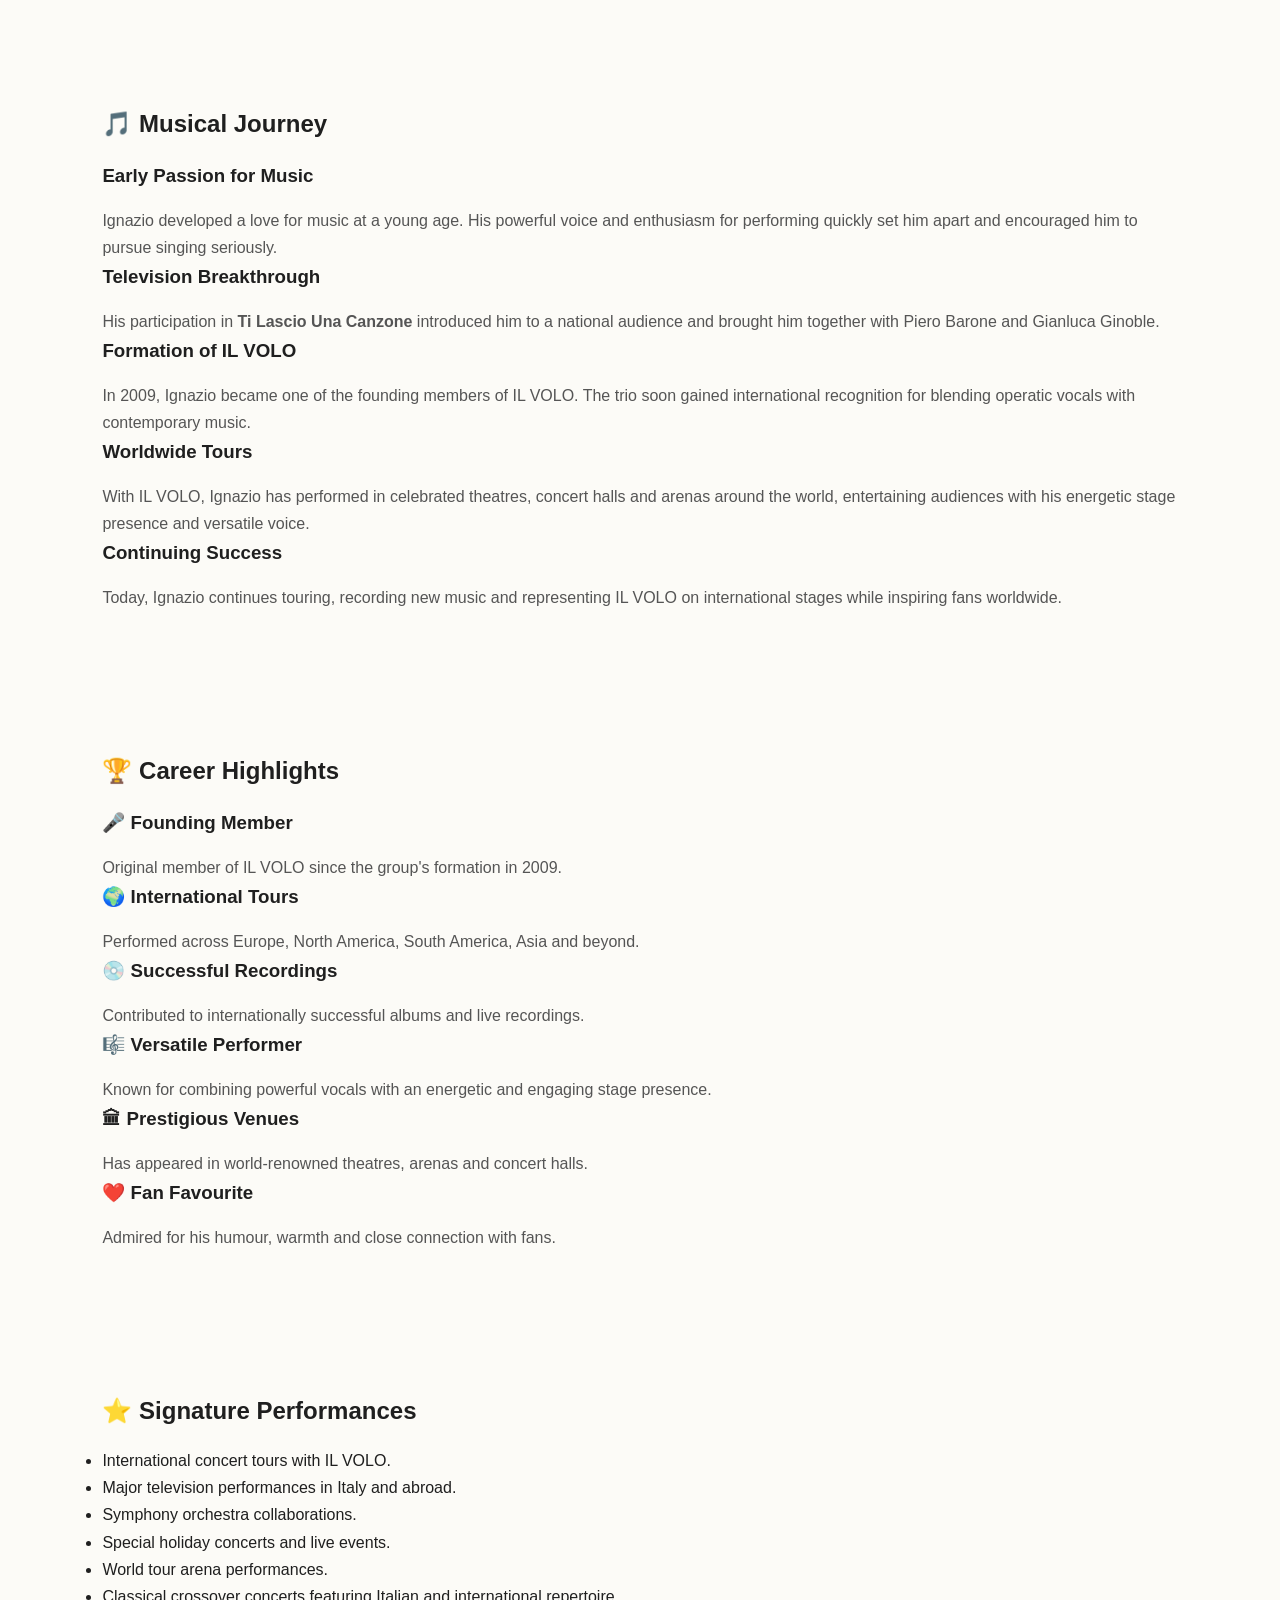
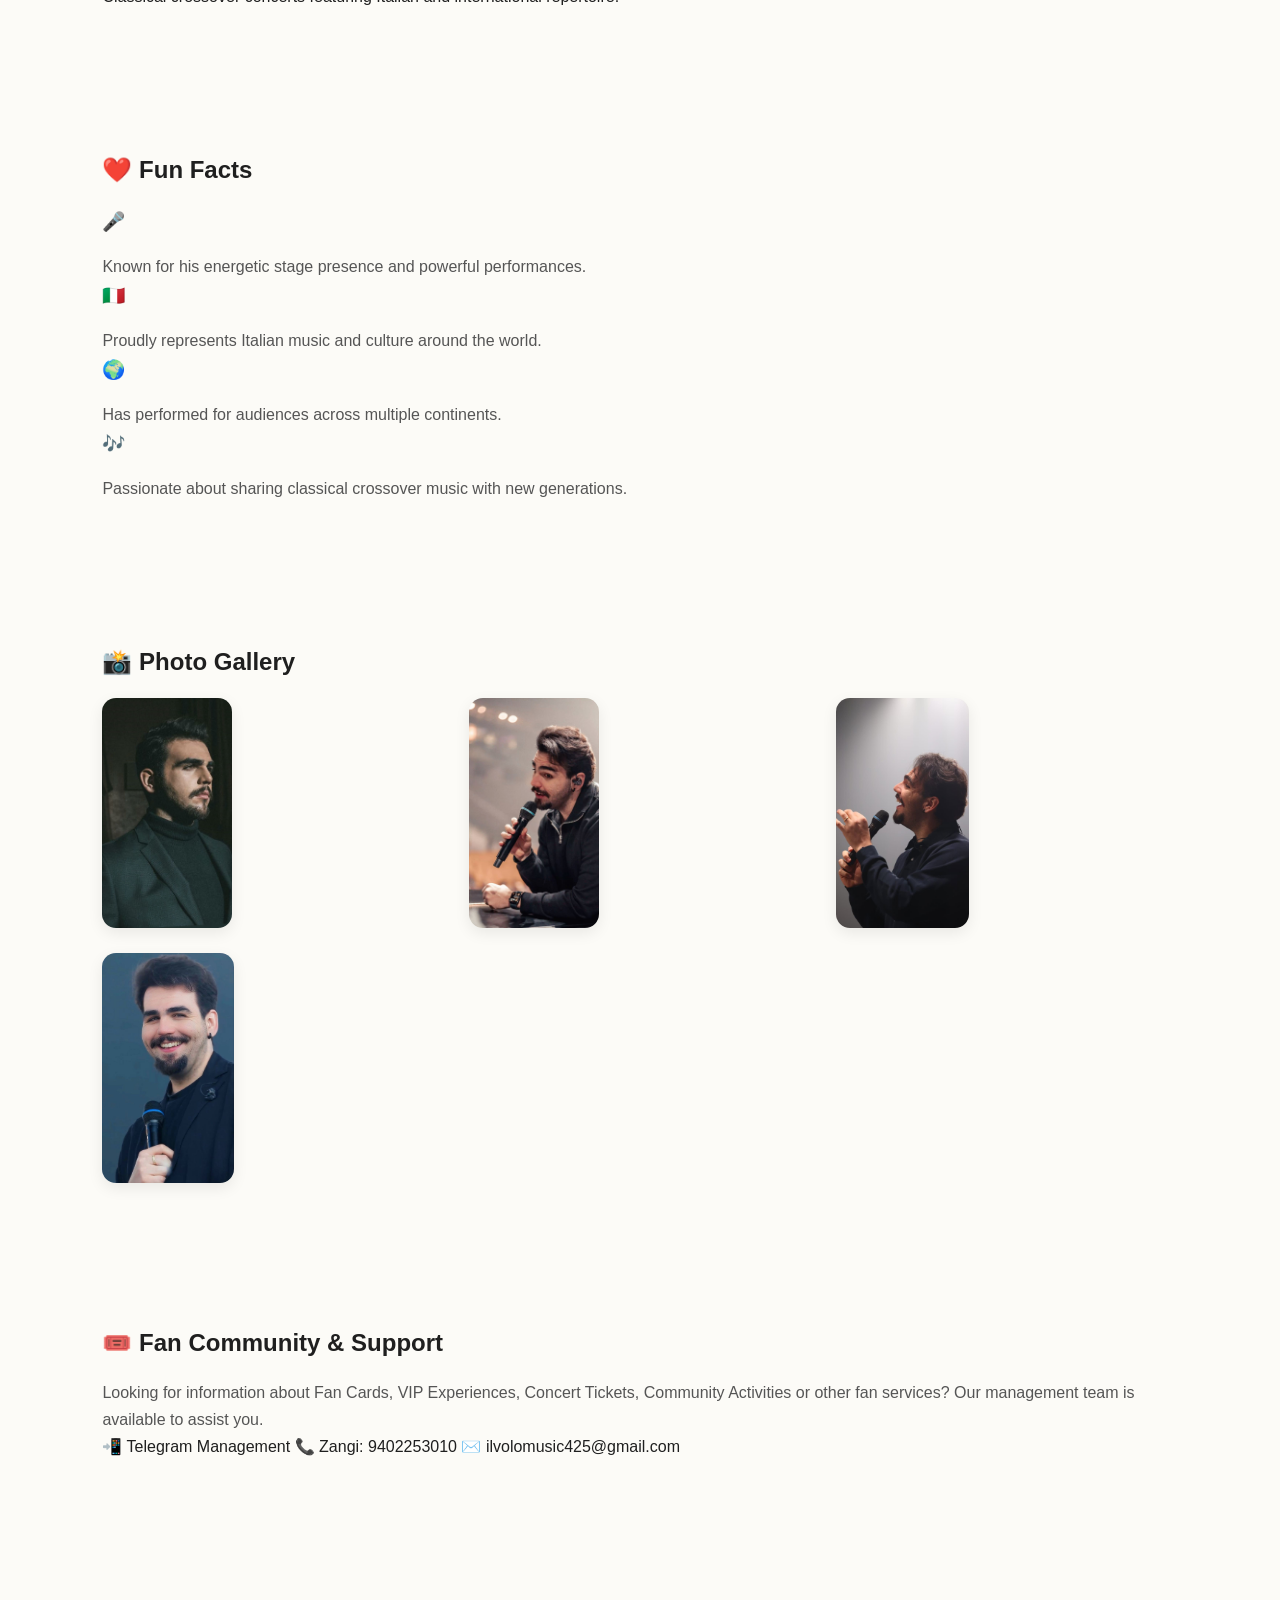
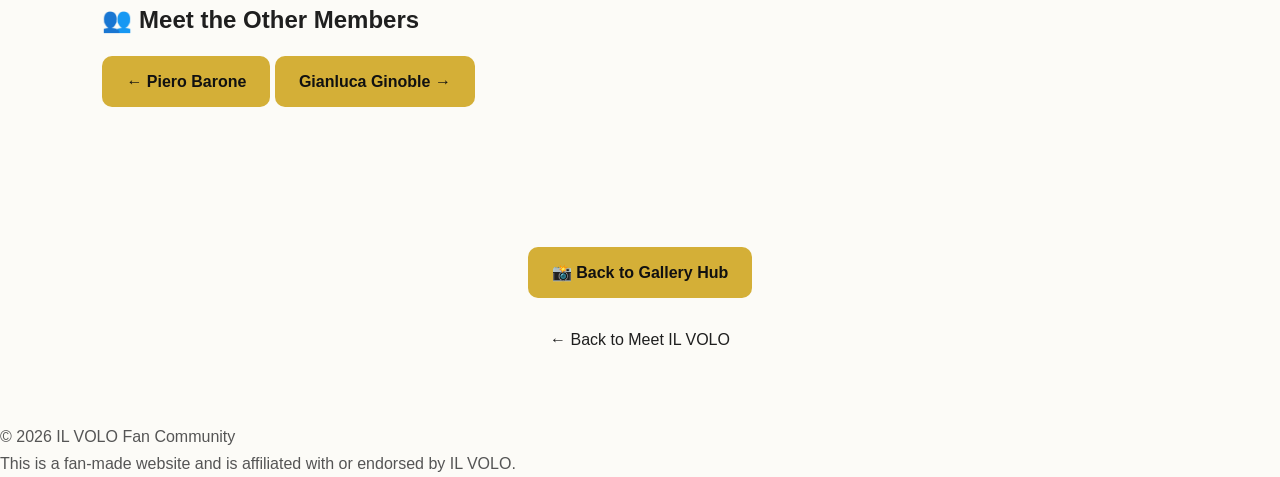
<file: ignazio.html>
<!DOCTYPE html>
<html lang="en">

<head>

<meta charset="UTF-8">

<meta name="viewport" content="width=device-width, initial-scale=1.0">

<title>Ignazio Boschetto | IL VOLO Fan Community</title>

<link rel="stylesheet" href="style.css">

</head>

<body>

<header class="member-hero">

<div class="member-overlay">

<a href="index.html" class="back-home">← Home</a>

<h1>Ignazio Boschetto</h1>

<p>Italian Tenor • Founding Member of IL VOLO</p>

<a href="#biography" class="btn">
Read Biography
</a>

</div>

</header>

<section id="biography" class="member-container">

<div class="member-image">

<img src="images/members/ignazio-boschetto.JPG" alt="Ignazio Boschetto">

</div>

<div class="member-content">

<h2>🇮🇹 Biography</h2>

<p>

Ignazio Boschetto is an internationally recognised Italian tenor and one of the founding members of <strong>IL VOLO</strong>. Born on 4 October 1994 in Bologna, Italy, he later grew up in Sicily, where his love for music developed from an early age.

</p>

<p>

His remarkable vocal talent became widely known after appearing on the Italian television programme <strong>Ti Lascio Una Canzone</strong>. It was there that he met Piero Barone and Gianluca Ginoble, leading to the creation of IL VOLO in 2009.

</p>

<p>

Known for his powerful voice, lively personality and engaging stage presence, Ignazio has helped bring classical crossover music to audiences around the world. Together with his fellow members, he continues to perform in prestigious concert halls, theatres and arenas across multiple continents.

</p>

</div>

</section>

<section class="quick-facts">

<h2>📋 Quick Facts</h2>

<div class="facts-grid">

<div class="fact-card">
<h3>Full Name</h3>
<p>Ignazio Boschetto</p>
</div>

<div class="fact-card">
<h3>Date of Birth</h3>
<p>4 October 1994</p>
</div>

<div class="fact-card">
<h3>Birthplace</h3>
<p>Bologna, Italy</p>
</div>

<div class="fact-card">
<h3>Nationality</h3>
<p>Italian</p>
</div>

<div class="fact-card">
<h3>Voice Type</h3>
<p>Tenor</p>
</div>

<div class="fact-card">
<h3>Profession</h3>
<p>Singer</p>
</div>

<div class="fact-card">
<h3>Group</h3>
<p>IL VOLO</p>
</div>

<div class="fact-card">
<h3>Years Active</h3>
<p>2009 – Present</p>
</div>

</div>

</section>

<section class="member-section">

<h2>🎵 Musical Journey</h2>

<div class="timeline">

<div class="timeline-item">
<h3>Early Passion for Music</h3>
<p>
Ignazio developed a love for music at a young age. His powerful voice and enthusiasm for performing quickly set him apart and encouraged him to pursue singing seriously.
</p>
</div>

<div class="timeline-item">
<h3>Television Breakthrough</h3>
<p>
His participation in <strong>Ti Lascio Una Canzone</strong> introduced him to a national audience and brought him together with Piero Barone and Gianluca Ginoble.
</p>
</div>

<div class="timeline-item">
<h3>Formation of IL VOLO</h3>
<p>
In 2009, Ignazio became one of the founding members of IL VOLO. The trio soon gained international recognition for blending operatic vocals with contemporary music.
</p>
</div>

<div class="timeline-item">
<h3>Worldwide Tours</h3>
<p>
With IL VOLO, Ignazio has performed in celebrated theatres, concert halls and arenas around the world, entertaining audiences with his energetic stage presence and versatile voice.
</p>
</div>

<div class="timeline-item">
<h3>Continuing Success</h3>
<p>
Today, Ignazio continues touring, recording new music and representing IL VOLO on international stages while inspiring fans worldwide.
</p>
</div>

</div>

</section>


<section class="member-section">

<h2>🏆 Career Highlights</h2>

<div class="highlight-grid">

<div class="highlight-card">
<h3>🎤 Founding Member</h3>
<p>
Original member of IL VOLO since the group's formation in 2009.
</p>
</div>

<div class="highlight-card">
<h3>🌍 International Tours</h3>
<p>
Performed across Europe, North America, South America, Asia and beyond.
</p>
</div>

<div class="highlight-card">
<h3>💿 Successful Recordings</h3>
<p>
Contributed to internationally successful albums and live recordings.
</p>
</div>

<div class="highlight-card">
<h3>🎼 Versatile Performer</h3>
<p>
Known for combining powerful vocals with an energetic and engaging stage presence.
</p>
</div>

<div class="highlight-card">
<h3>🏛 Prestigious Venues</h3>
<p>
Has appeared in world-renowned theatres, arenas and concert halls.
</p>
</div>

<div class="highlight-card">
<h3>❤️ Fan Favourite</h3>
<p>
Admired for his humour, warmth and close connection with fans.
</p>
</div>

</div>

</section>


<section class="member-section">

<h2>⭐ Signature Performances</h2>

<ul class="member-list">

<li>International concert tours with IL VOLO.</li>

<li>Major television performances in Italy and abroad.</li>

<li>Symphony orchestra collaborations.</li>

<li>Special holiday concerts and live events.</li>

<li>World tour arena performances.</li>

<li>Classical crossover concerts featuring Italian and international repertoire.</li>

</ul>

</section>


<section class="member-section">

<h2>❤️ Fun Facts</h2>

<div class="facts-grid">

<div class="fact-card">
<h3>🎤</h3>
<p>Known for his energetic stage presence and powerful performances.</p>
</div>

<div class="fact-card">
<h3>🇮🇹</h3>
<p>Proudly represents Italian music and culture around the world.</p>
</div>

<div class="fact-card">
<h3>🌍</h3>
<p>Has performed for audiences across multiple continents.</p>
</div>

<div class="fact-card">
<h3>🎶</h3>
<p>Passionate about sharing classical crossover music with new generations.</p>
</div>

</div>

</section>

<section class="member-section">

<h2>📸 Photo Gallery</h2>

<div class="gallery-grid">

<img src="images/members/ignazio-boschetto.JPG" alt="Ignazio Boschetto">
<img src="images/members/ignazio-02.JPG" alt="Ignazio Boschetto">
<img src="images/members/ignazio-03.JPG" alt="Ignazio Boschetto">
<img src="images/members/ignazio-04.JPG" alt="Ignazio Boschetto">

</div>

</section>


<section class="member-section">

<h2>🎟️ Fan Community & Support</h2>

<p>

Looking for information about Fan Cards, VIP Experiences, Concert Tickets, Community Activities or other fan services?

Our management team is available to assist you.

</p>

<div class="support-buttons">

<a href="https://t.me/ilvolo_fan_community" target="_blank">
📲 Telegram Management
</a>

<a href="https://zangi.com/dl/conversation/9402253010" target="_blank">
📞 Zangi: 9402253010
</a>

<a href="mailto:ilvolomusic425@gmail.com">
✉️ ilvolomusic425@gmail.com
</a>

</div>

</section>


<section class="member-section">

<h2>👥 Meet the Other Members</h2>

<div class="member-links">

<a class="btn" href="piero.html">
← Piero Barone
</a>

<a class="btn" href="gianluca.html">
Gianluca Ginoble →
</a>

</div>

</section>


<section class="member-section">

<div style="text-align:center;">

<a class="btn" href="gallery.html">
📸 Back to Gallery Hub
</a>

<br><br>

<a href="index.html#members">
← Back to Meet IL VOLO
</a>

</div>

</section>


<footer>

<p>© 2026 IL VOLO Fan Community</p>

<p>
This is a fan-made website and is affiliated with or endorsed by IL VOLO.
</p>

</footer>

</body>

</html>
</file>
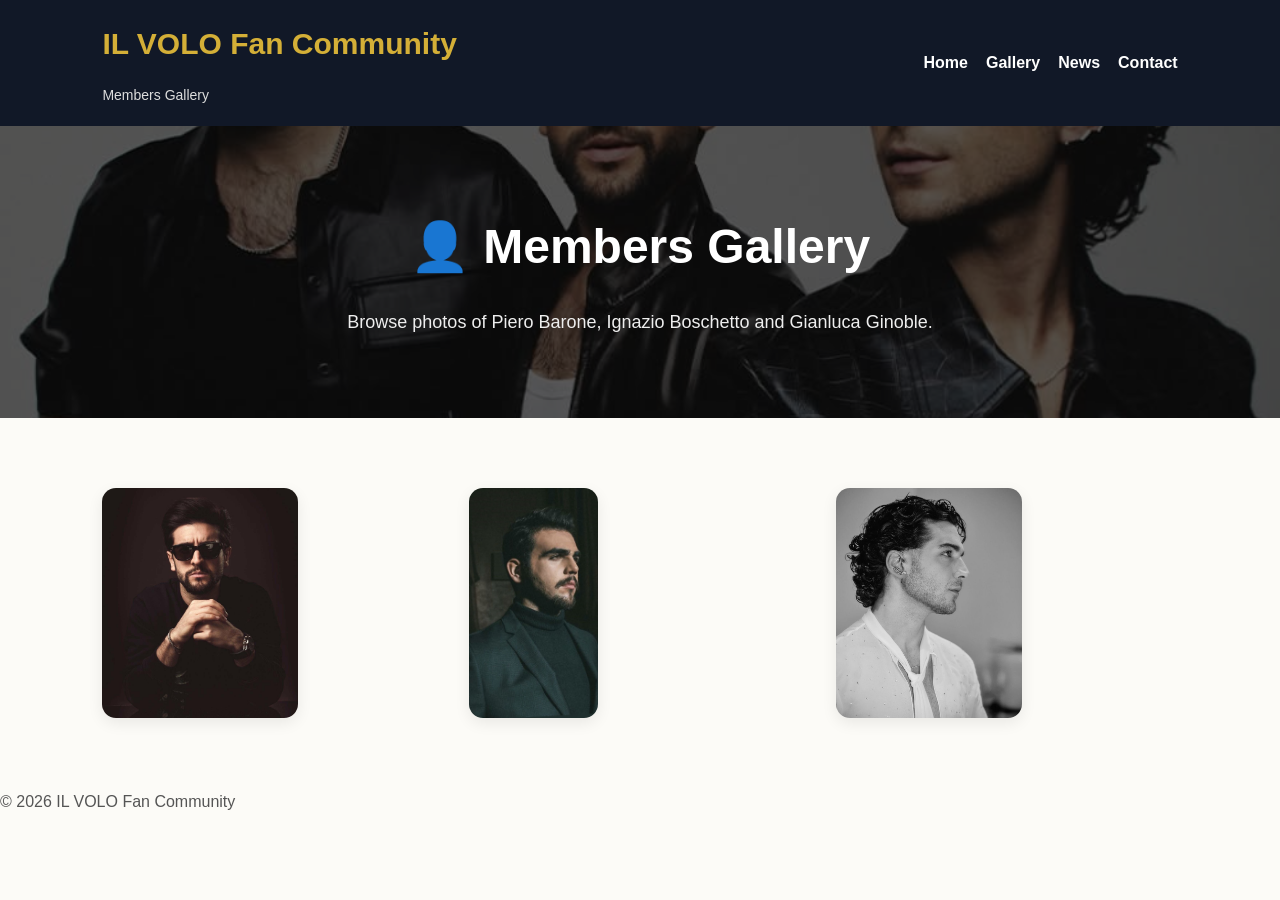
<file: members-gallery.html>
<!DOCTYPE html>
<html lang="en">
<head>
<meta charset="UTF-8">
<meta name="viewport" content="width=device-width, initial-scale=1.0">

<title>IL VOLO Members Gallery</title>

<link rel="stylesheet" href="style.css">

</head>

<body>

<header class="header">

<div class="logo">
<h1>IL VOLO Fan Community</h1>
<p>Members Gallery</p>
</div>

<nav>
<a href="index.html">Home</a>
<a href="gallery.html">Gallery</a>
<a href="news.html">News</a>
<a href="index.html#contact">Contact</a>
</nav>

</header>

<section class="gallery-hero">

<h1>👤 Members Gallery</h1>

<p>
Browse photos of Piero Barone, Ignazio Boschetto and Gianluca Ginoble.
</p>

</section>

<section class="gallery-grid">

<img src="images/members/piero-barone.JPG" alt="Piero Barone">

<img src="images/members/ignazio-boschetto.JPG" alt="Ignazio Boschetto">

<img src="images/members/gianluca-ginoble.JPG" alt="Gianluca Ginoble">

</section>

<footer>

<p>© 2026 IL VOLO Fan Community</p>

</footer>

</body>
</html>
</file>
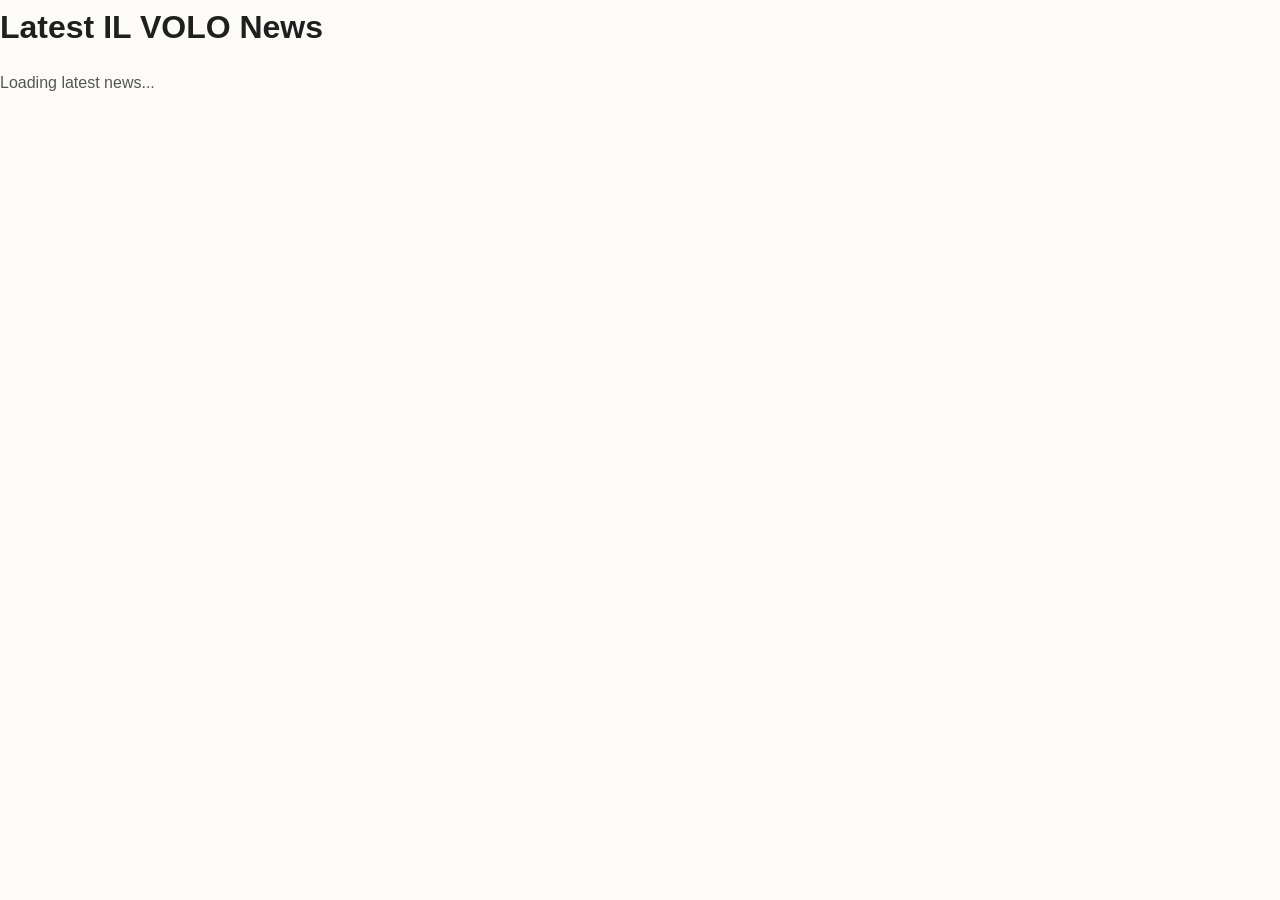
<file: news.html>
<!DOCTYPE html>
<html lang="en">
<head>
    <meta charset="UTF-8">
    <meta name="viewport" content="width=device-width, initial-scale=1.0">
    <title>IL VOLO News</title>
    <link rel="stylesheet" href="style.css">
</head>
<body>

<h1>Latest IL VOLO News</h1>

<div id="news-container">
    <p>Loading latest news...</p>
</div>

<script src="news.js"></script>

</body>
</html>
</file>
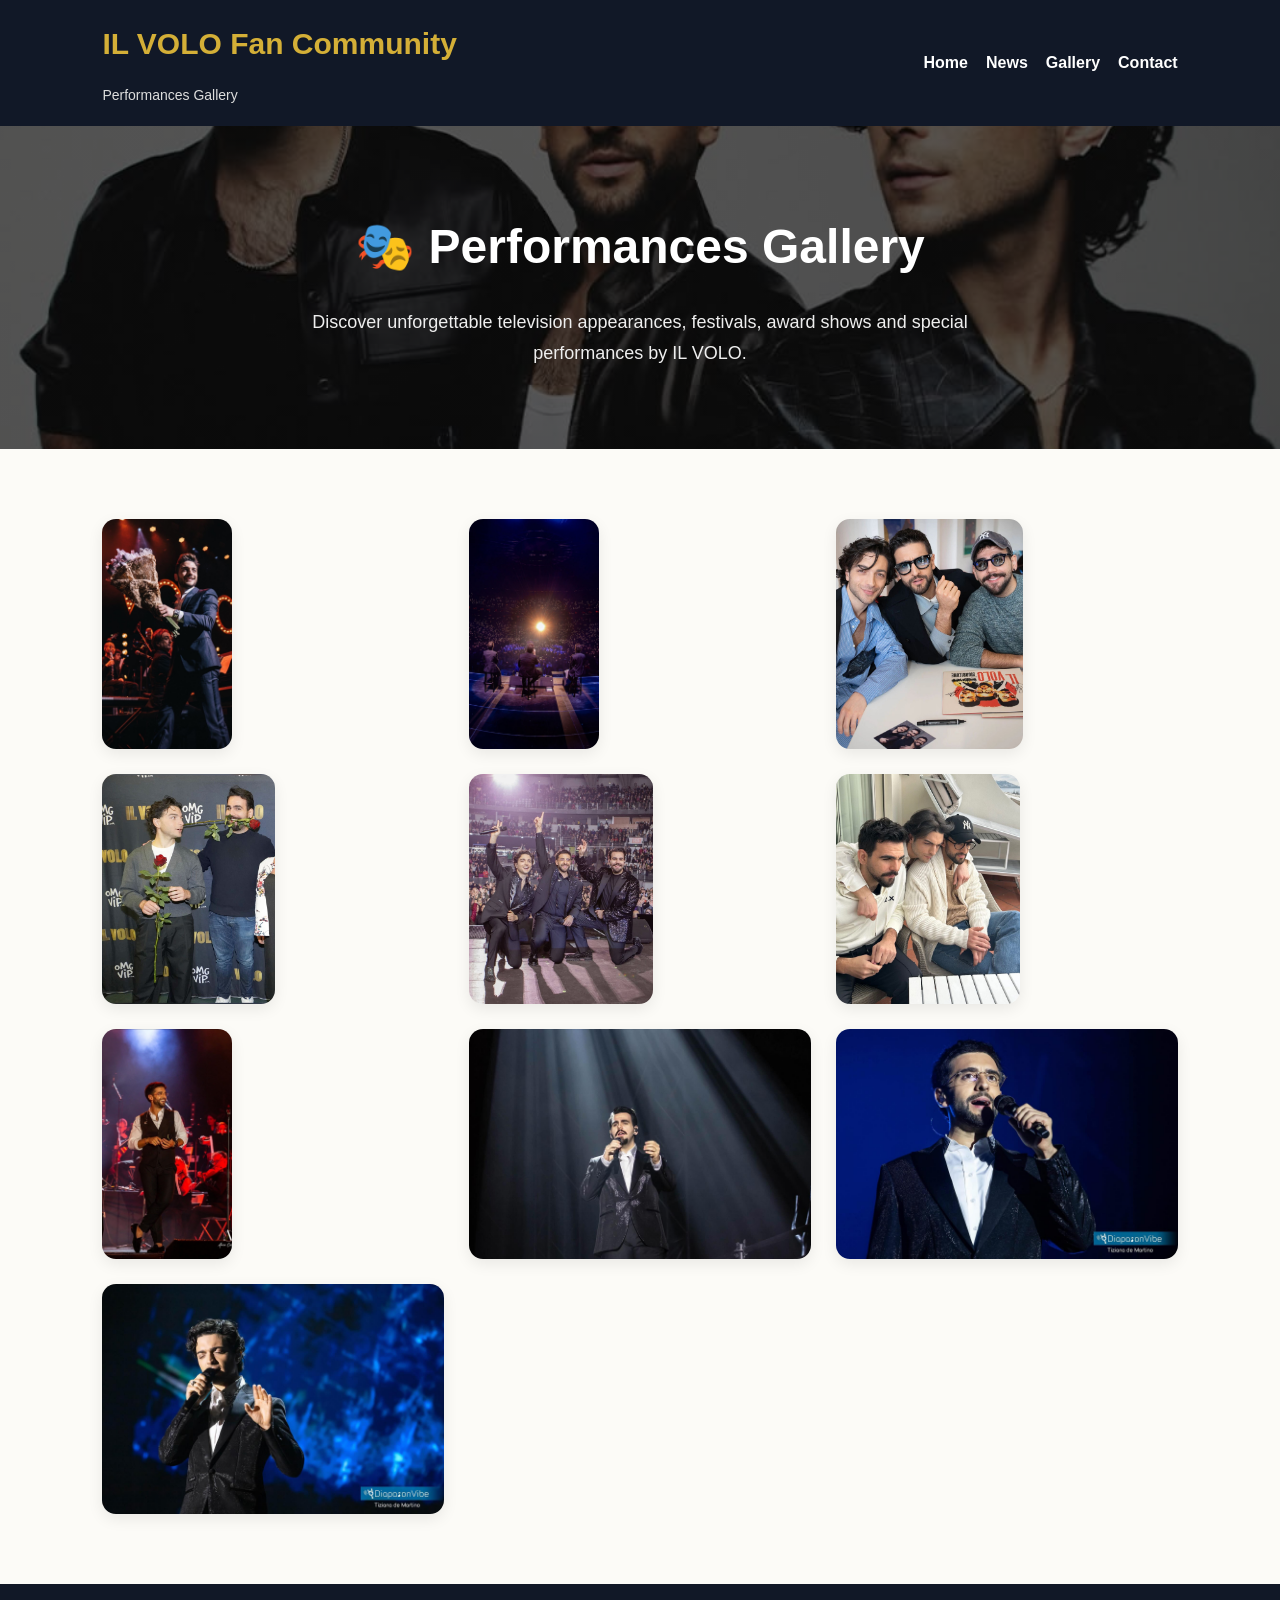
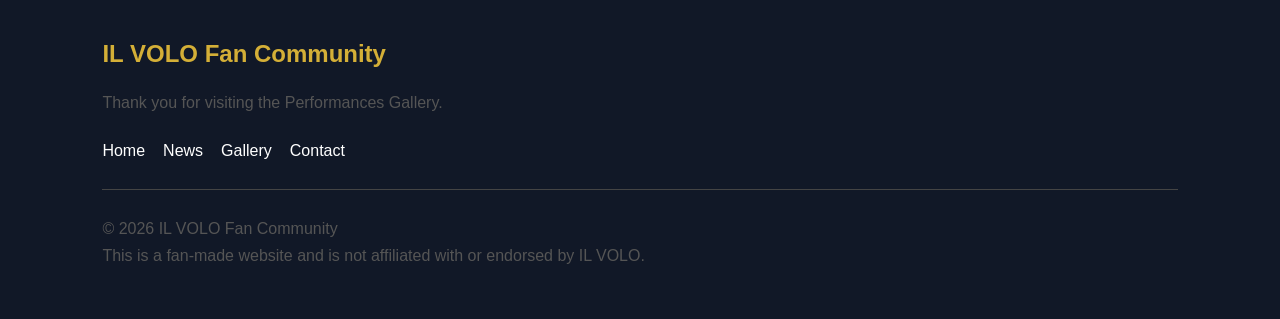
<file: performances-gallery.html>
<!DOCTYPE html>
<html lang="en">

<head>
<meta charset="UTF-8">
<meta name="viewport" content="width=device-width, initial-scale=1.0">

<title>Performances Gallery | IL VOLO Fan Community</title>

<link rel="stylesheet" href="style.css">

</head>

<body>

<header class="header">

<div class="logo">
<h1>IL VOLO Fan Community</h1>
<p>Performances Gallery</p>
</div>

<nav>
<a href="index.html">Home</a>
<a href="news.html">News</a>
<a href="gallery.html">Gallery</a>
<a href="index.html#contact">Contact</a>
</nav>

</header>

<section class="gallery-hero">

<h1>🎭 Performances Gallery</h1>

<p>
Discover unforgettable television appearances, festivals, award shows and special performances by IL VOLO.
</p>

</section>

<section class="gallery-grid">

<img src="images/performances/performance-01.JPG" alt="Performance 1">
<img src="images/performances/performance-02.JPG" alt="Performance 2">
<img src="images/performances/performance-03.JPG" alt="Performance 3">
<img src="images/performances/performance-04.JPG" alt="Performance 4">
<img src="images/performances/performance-05.JPG" alt="Performance 5">
<img src="images/performances/performance-06.JPG" alt="Performance 6">
<img src="images/performances/performance-07.JPG" alt="Performance 7">
<img src="images/performances/performance-08.JPG" alt="Performance 8">
<img src="images/performances/performance-09.JPG" alt="Performance 9">
<img src="images/performances/performance-10.JPG" alt="Performance 10">

</section>

<footer class="footer">

<h2>IL VOLO Fan Community</h2>

<p>
Thank you for visiting the Performances Gallery.
</p>

<div class="footer-links">
<a href="index.html">Home</a>
<a href="news.html">News</a>
<a href="gallery.html">Gallery</a>
<a href="index.html#contact">Contact</a>
</div>

<hr>

<p>© 2026 IL VOLO Fan Community</p>

<p>
This is a fan-made website and is not affiliated with or endorsed by IL VOLO.
</p>

</footer>

</body>

</html>
</file>
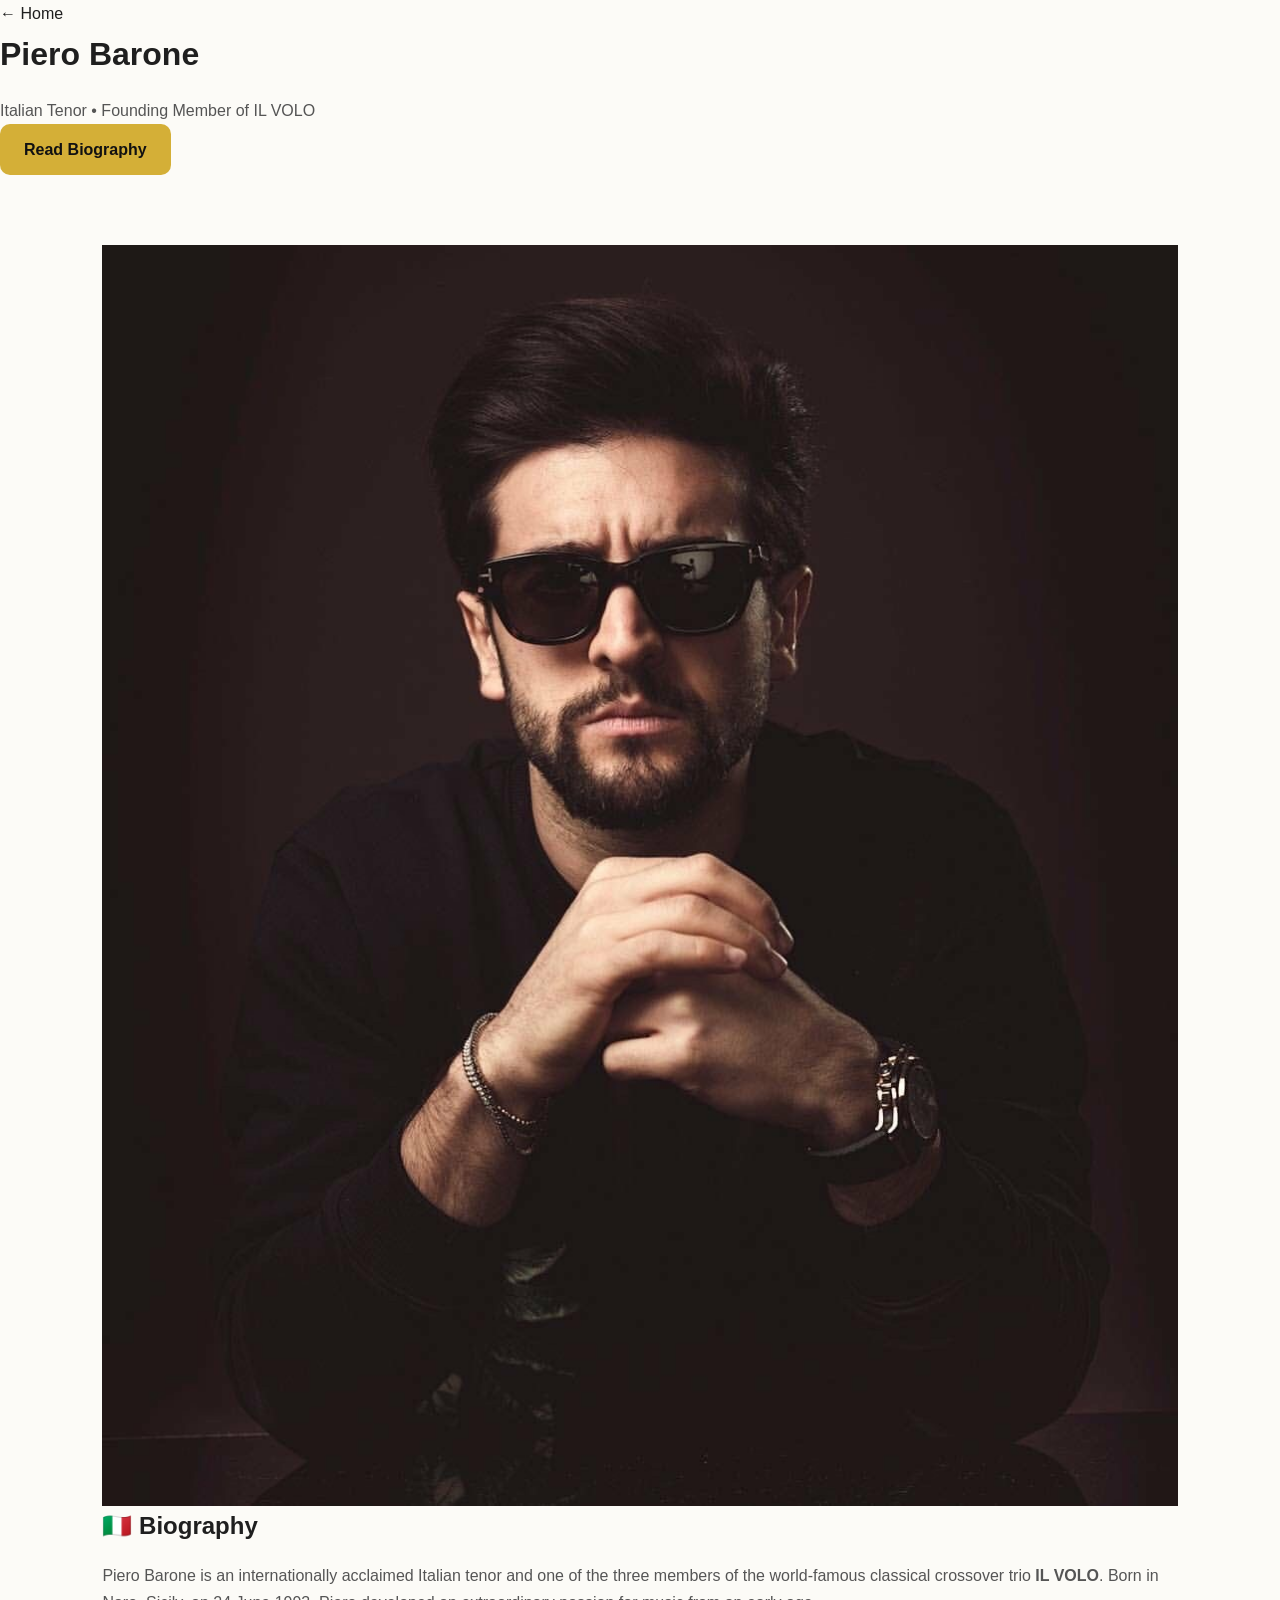
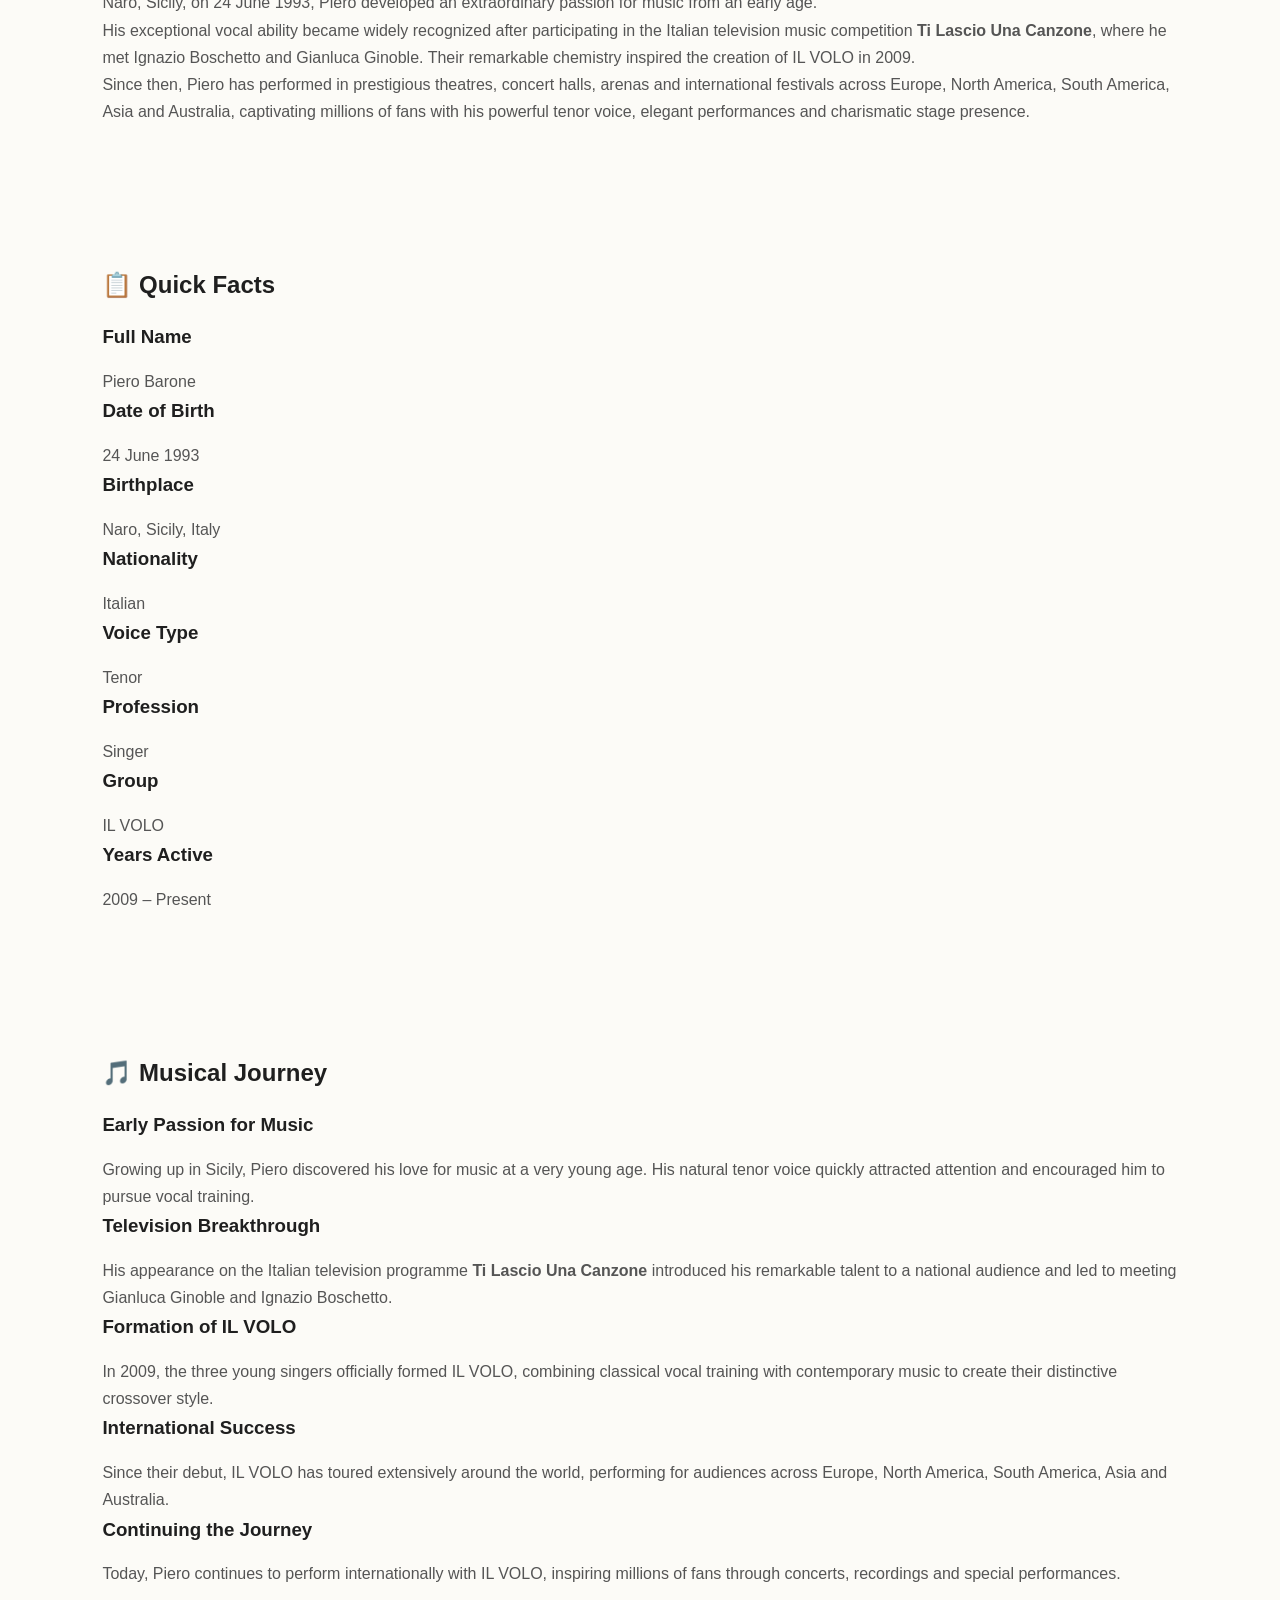
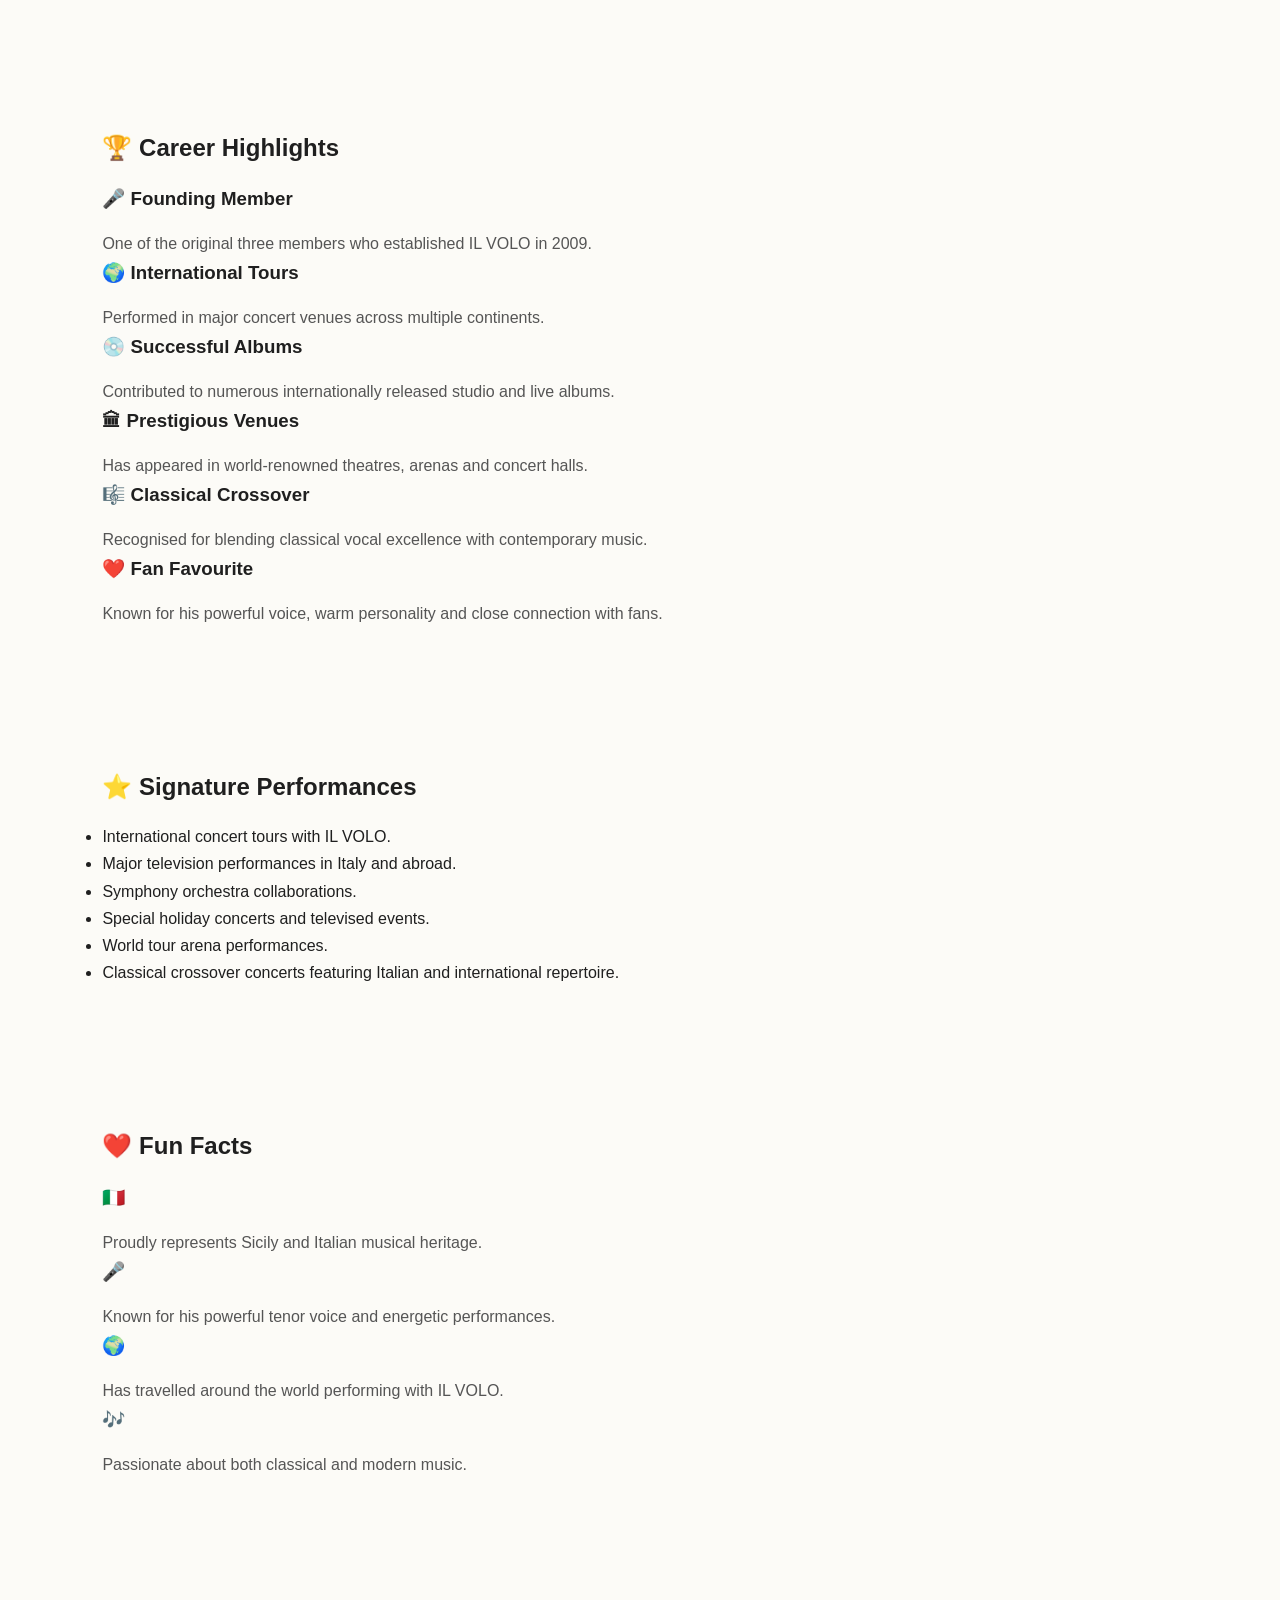
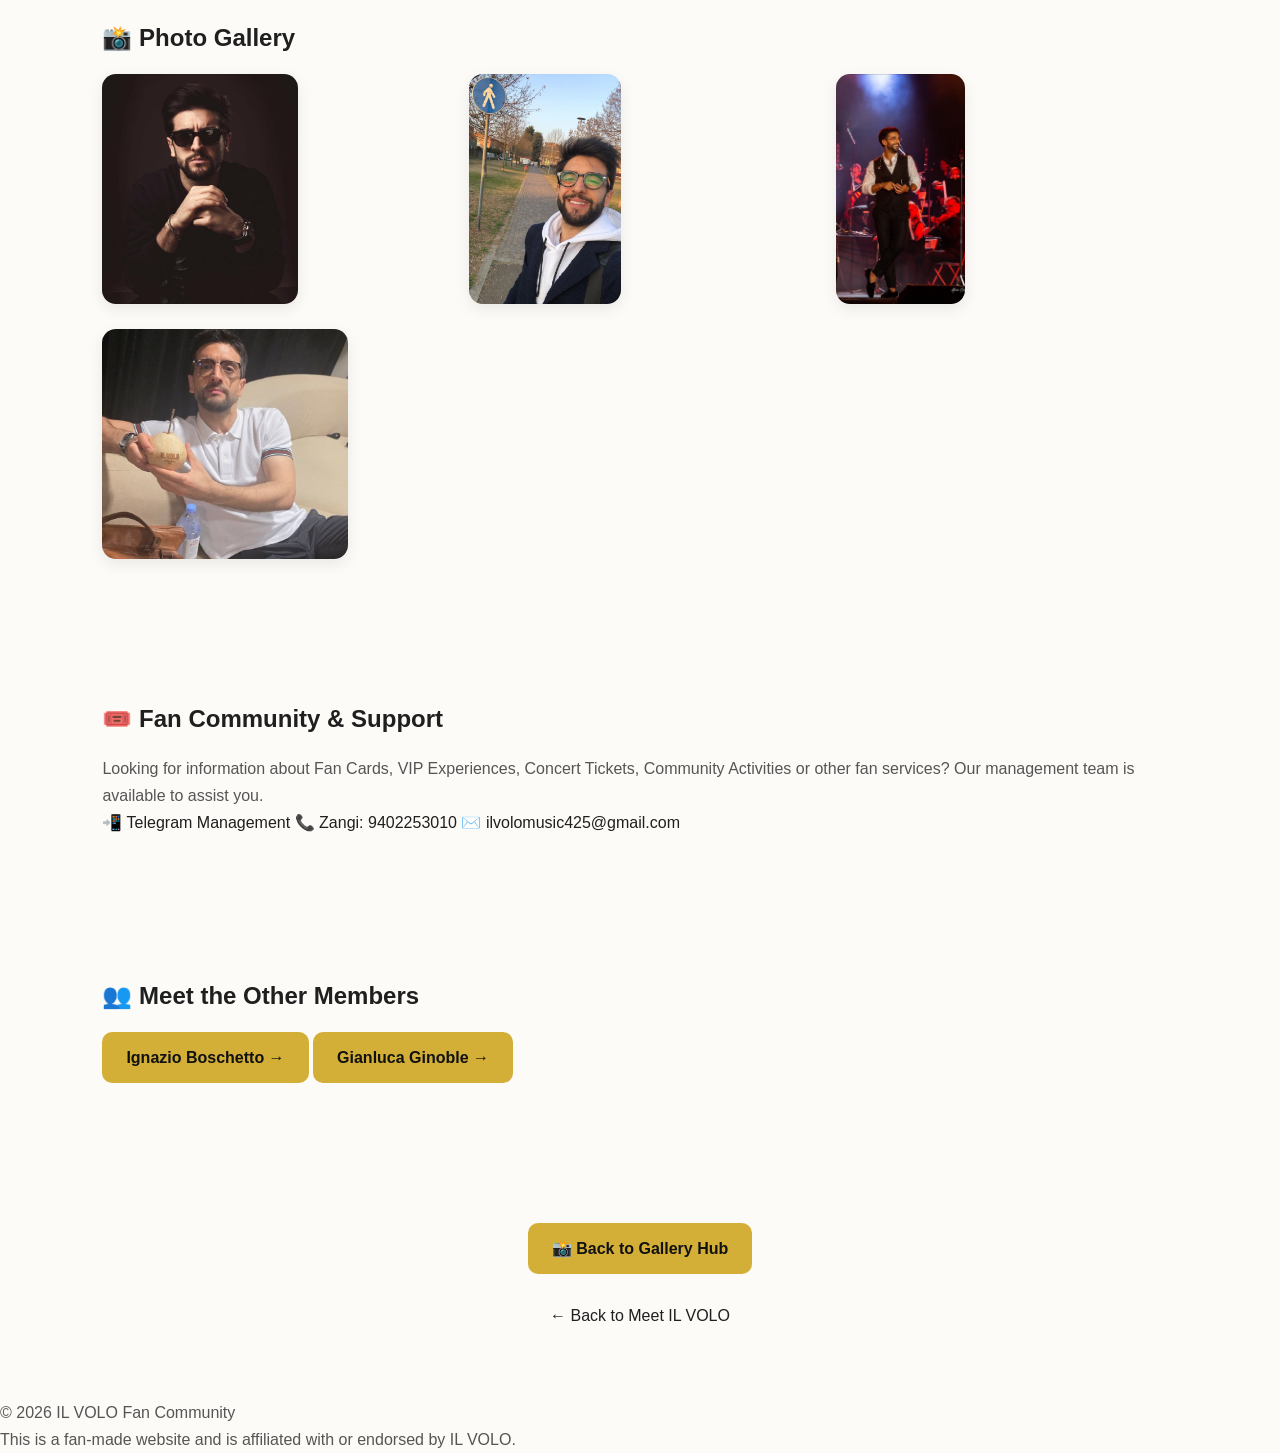
<file: piero.html>
<!DOCTYPE html>
<html lang="en">

<head>

<meta charset="UTF-8">

<meta name="viewport" content="width=device-width, initial-scale=1.0">

<title>Piero Barone | IL VOLO Fan Community</title>

<link rel="stylesheet" href="style.css">

</head>

<body>

<header class="member-hero">

<div class="member-overlay">

<a href="index.html" class="back-home">← Home</a>

<h1>Piero Barone</h1>

<p>Italian Tenor • Founding Member of IL VOLO</p>

<a href="#biography" class="btn">
Read Biography
</a>

</div>

</header>

<section id="biography" class="member-container">

<div class="member-image">

<img src="images/members/piero-barone.JPG" alt="Piero Barone">

</div>

<div class="member-content">

<h2>🇮🇹 Biography</h2>

<p>

Piero Barone is an internationally acclaimed Italian tenor and one of the three members of the world-famous classical crossover trio <strong>IL VOLO</strong>. Born in Naro, Sicily, on 24 June 1993, Piero developed an extraordinary passion for music from an early age.

</p>

<p>

His exceptional vocal ability became widely recognized after participating in the Italian television music competition <strong>Ti Lascio Una Canzone</strong>, where he met Ignazio Boschetto and Gianluca Ginoble. Their remarkable chemistry inspired the creation of IL VOLO in 2009.

</p>

<p>

Since then, Piero has performed in prestigious theatres, concert halls, arenas and international festivals across Europe, North America, South America, Asia and Australia, captivating millions of fans with his powerful tenor voice, elegant performances and charismatic stage presence.

</p>

</div>

</section>

<section class="quick-facts">

<h2>📋 Quick Facts</h2>

<div class="facts-grid">

<div class="fact-card">

<h3>Full Name</h3>

<p>Piero Barone</p>

</div>

<div class="fact-card">

<h3>Date of Birth</h3>

<p>24 June 1993</p>

</div>

<div class="fact-card">

<h3>Birthplace</h3>

<p>Naro, Sicily, Italy</p>

</div>

<div class="fact-card">

<h3>Nationality</h3>

<p>Italian</p>

</div>

<div class="fact-card">

<h3>Voice Type</h3>

<p>Tenor</p>

</div>

<div class="fact-card">

<h3>Profession</h3>

<p>Singer</p>

</div>

<div class="fact-card">

<h3>Group</h3>

<p>IL VOLO</p>

</div>

<div class="fact-card">

<h3>Years Active</h3>

<p>2009 – Present</p>

</div>

</div>

</section>

<section class="member-section">

<h2>🎵 Musical Journey</h2>

<div class="timeline">

<div class="timeline-item">
<h3>Early Passion for Music</h3>
<p>
Growing up in Sicily, Piero discovered his love for music at a very young age. His natural tenor voice quickly attracted attention and encouraged him to pursue vocal training.
</p>
</div>

<div class="timeline-item">
<h3>Television Breakthrough</h3>
<p>
His appearance on the Italian television programme <strong>Ti Lascio Una Canzone</strong> introduced his remarkable talent to a national audience and led to meeting Gianluca Ginoble and Ignazio Boschetto.
</p>
</div>

<div class="timeline-item">
<h3>Formation of IL VOLO</h3>
<p>
In 2009, the three young singers officially formed IL VOLO, combining classical vocal training with contemporary music to create their distinctive crossover style.
</p>
</div>

<div class="timeline-item">
<h3>International Success</h3>
<p>
Since their debut, IL VOLO has toured extensively around the world, performing for audiences across Europe, North America, South America, Asia and Australia.
</p>
</div>

<div class="timeline-item">
<h3>Continuing the Journey</h3>
<p>
Today, Piero continues to perform internationally with IL VOLO, inspiring millions of fans through concerts, recordings and special performances.
</p>
</div>

</div>

</section>


<section class="member-section">

<h2>🏆 Career Highlights</h2>

<div class="highlight-grid">

<div class="highlight-card">
<h3>🎤 Founding Member</h3>
<p>
One of the original three members who established IL VOLO in 2009.
</p>
</div>

<div class="highlight-card">
<h3>🌍 International Tours</h3>
<p>
Performed in major concert venues across multiple continents.
</p>
</div>

<div class="highlight-card">
<h3>💿 Successful Albums</h3>
<p>
Contributed to numerous internationally released studio and live albums.
</p>
</div>

<div class="highlight-card">
<h3>🏛 Prestigious Venues</h3>
<p>
Has appeared in world-renowned theatres, arenas and concert halls.
</p>
</div>

<div class="highlight-card">
<h3>🎼 Classical Crossover</h3>
<p>
Recognised for blending classical vocal excellence with contemporary music.
</p>
</div>

<div class="highlight-card">
<h3>❤️ Fan Favourite</h3>
<p>
Known for his powerful voice, warm personality and close connection with fans.
</p>
</div>

</div>

</section>


<section class="member-section">

<h2>⭐ Signature Performances</h2>

<ul class="member-list">

<li>International concert tours with IL VOLO.</li>

<li>Major television performances in Italy and abroad.</li>

<li>Symphony orchestra collaborations.</li>

<li>Special holiday concerts and televised events.</li>

<li>World tour arena performances.</li>

<li>Classical crossover concerts featuring Italian and international repertoire.</li>

</ul>

</section>


<section class="member-section">

<h2>❤️ Fun Facts</h2>

<div class="facts-grid">

<div class="fact-card">
<h3>🇮🇹</h3>
<p>Proudly represents Sicily and Italian musical heritage.</p>
</div>

<div class="fact-card">
<h3>🎤</h3>
<p>Known for his powerful tenor voice and energetic performances.</p>
</div>

<div class="fact-card">
<h3>🌍</h3>
<p>Has travelled around the world performing with IL VOLO.</p>
</div>

<div class="fact-card">
<h3>🎶</h3>
<p>Passionate about both classical and modern music.</p>
</div>

</div>

</section>

<section class="member-section">

<h2>📸 Photo Gallery</h2>

<div class="gallery-grid">

<img src="images/members/piero-barone.JPG" alt="Piero Barone">
<img src="images/members/piero-02.JPG" alt="Piero Barone">
<img src="images/members/piero-03.JPG" alt="Piero Barone">
<img src="images/members/piero-04.JPG" alt="Piero Barone">

</div>

</section>


<section class="member-section">

<h2>🎟️ Fan Community & Support</h2>

<p>

Looking for information about Fan Cards, VIP Experiences, Concert Tickets, Community Activities or other fan services?

Our management team is available to assist you.

</p>

<div class="support-buttons">

<a href="https://t.me/ilvolo_fan_community" target="_blank">
📲 Telegram Management
</a>

<a href="https://zangi.com/dl/conversation/9402253010" target="_blank">
📞 Zangi: 9402253010
</a>

<a href="mailto:ilvolomusic425@gmail.com">
✉️ ilvolomusic425@gmail.com
</a>

</div>

</section>


<section class="member-section">

<h2>👥 Meet the Other Members</h2>

<div class="member-links">

<a class="btn" href="ignazio.html">
Ignazio Boschetto →
</a>

<a class="btn" href="gianluca.html">
Gianluca Ginoble →
</a>

</div>

</section>


<section class="member-section">

<div style="text-align:center;">

<a class="btn" href="gallery.html">
📸 Back to Gallery Hub
</a>

<br><br>

<a href="index.html#members">
← Back to Meet IL VOLO
</a>

</div>

</section>


<footer>

<p>© 2026 IL VOLO Fan Community</p>

<p>
This is a fan-made website and is affiliated with or endorsed by IL VOLO.
</p>

</footer>

</body>

</html>
</file>
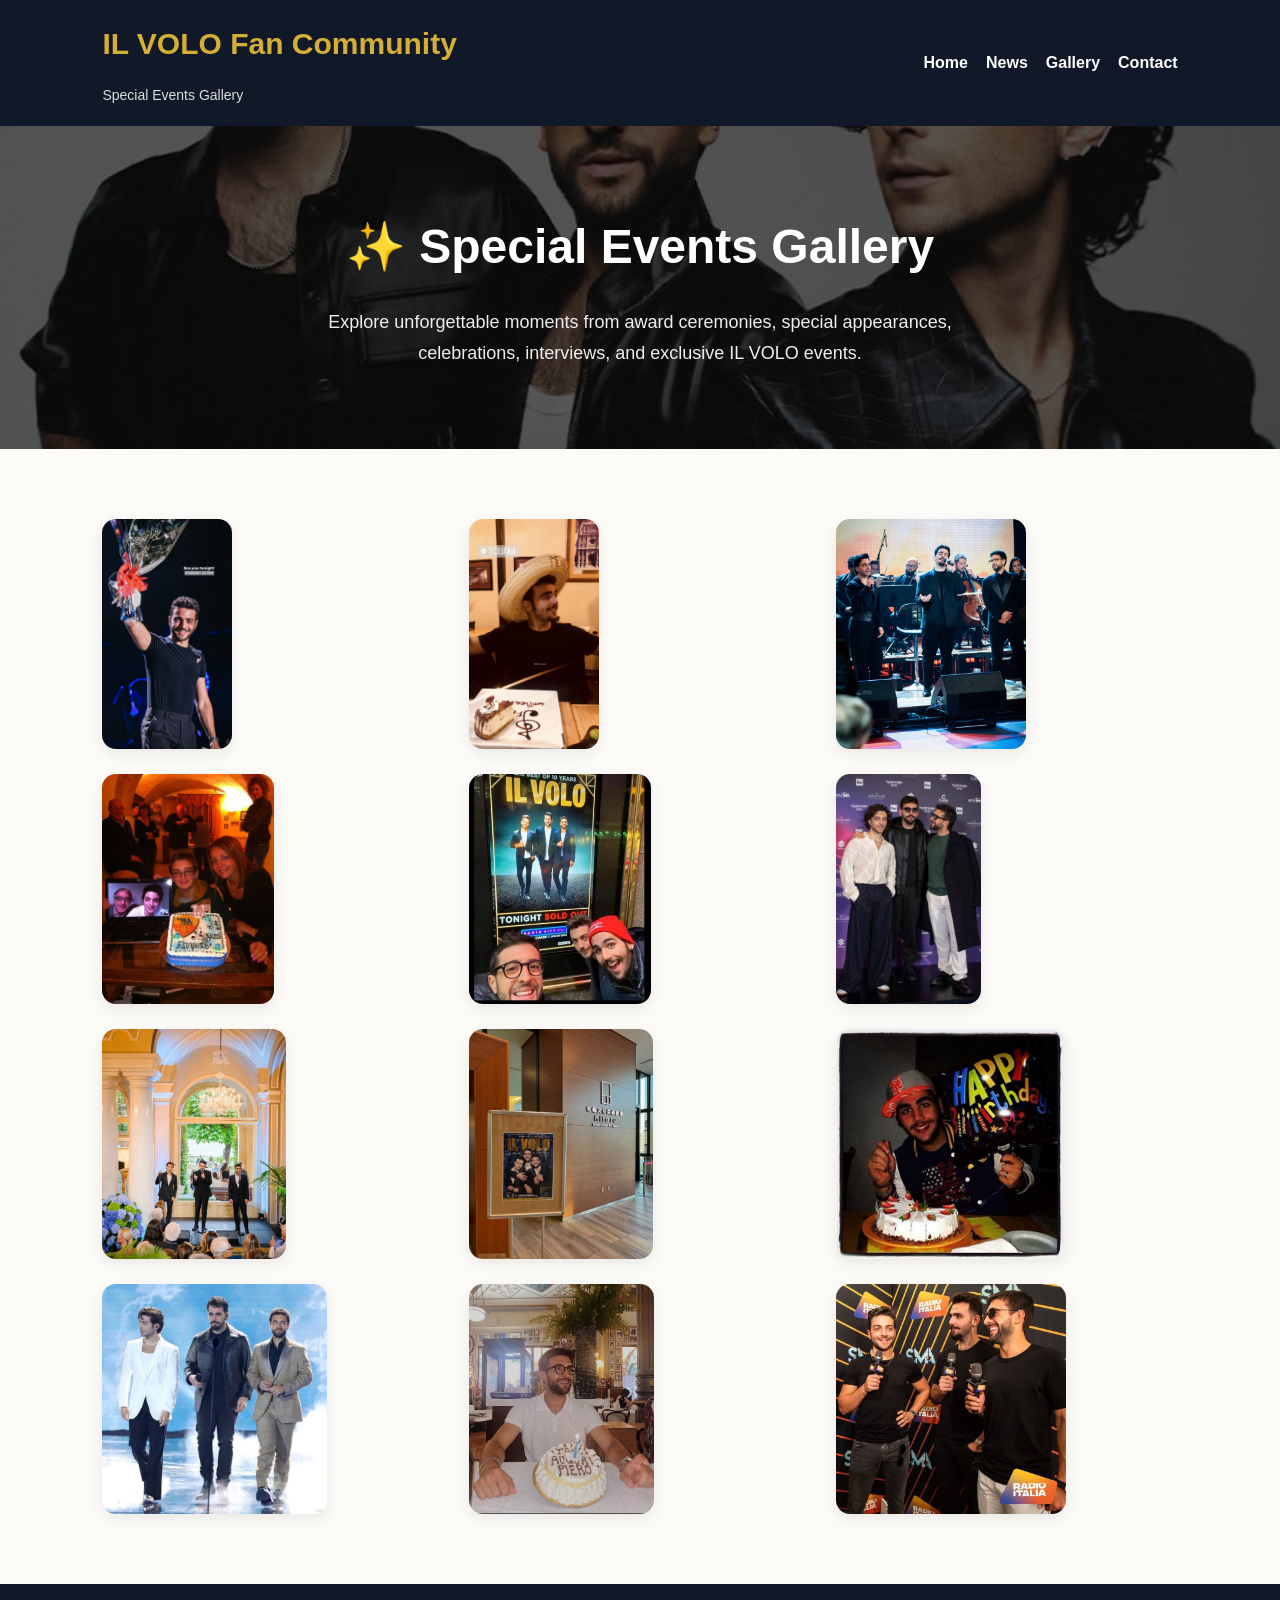
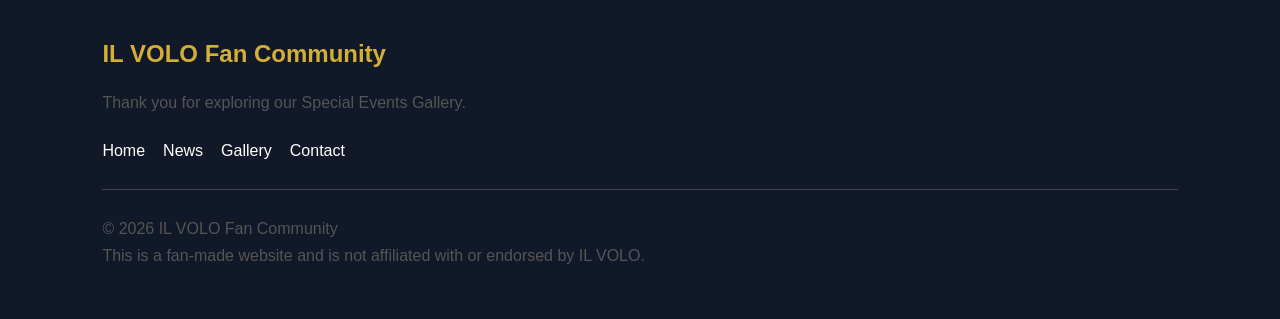
<file: special-events-gallery.html>
<!DOCTYPE html>
<html lang="en">

<head>
<meta charset="UTF-8">
<meta name="viewport" content="width=device-width, initial-scale=1.0">

<title>Special Events Gallery | IL VOLO Fan Community</title>

<link rel="stylesheet" href="style.css">

</head>

<body>

<header class="header">

<div class="logo">
<h1>IL VOLO Fan Community</h1>
<p>Special Events Gallery</p>
</div>

<nav>
<a href="index.html">Home</a>
<a href="news.html">News</a>
<a href="gallery.html">Gallery</a>
<a href="index.html#contact">Contact</a>
</nav>

</header>

<section class="gallery-hero">

<h1>✨ Special Events Gallery</h1>

<p>
Explore unforgettable moments from award ceremonies, special appearances, celebrations, interviews, and exclusive IL VOLO events.
</p>

</section>

<section class="gallery-grid">

<img src="images/special-events/special-event-01.JPG" alt="Special Event 1">
<img src="images/special-events/special-event-02.JPG" alt="Special Event 2">
<img src="images/special-events/special-event-03.JPG" alt="Special Event 3">
<img src="images/special-events/special-event-04.JPG" alt="Special Event 4">
<img src="images/special-events/special-event-05.JPG" alt="Special Event 5">
<img src="images/special-events/special-event-06.JPG" alt="Special Event 6">
<img src="images/special-events/special-event-07.JPG" alt="Special Event 7">
<img src="images/special-events/special-event-08.JPG" alt="Special Event 8">
<img src="images/special-events/special-event-09.JPG" alt="Special Event 9">
<img src="images/special-events/special-event-10.JPG" alt="Special Event 10">
<img src="images/special-events/special-event-11.JPG" alt="Special Event 11">
<img src="images/special-events/special-event-12.JPG" alt="Special Event 12">

</section>

<footer class="footer">

<h2>IL VOLO Fan Community</h2>

<p>Thank you for exploring our Special Events Gallery.</p>

<div class="footer-links">
<a href="index.html">Home</a>
<a href="news.html">News</a>
<a href="gallery.html">Gallery</a>
<a href="index.html#contact">Contact</a>
</div>

<hr>

<p>© 2026 IL VOLO Fan Community</p>

<p>
This is a fan-made website and is not affiliated with or endorsed by IL VOLO.
</p>

</footer>

</body>

</html>
</file>
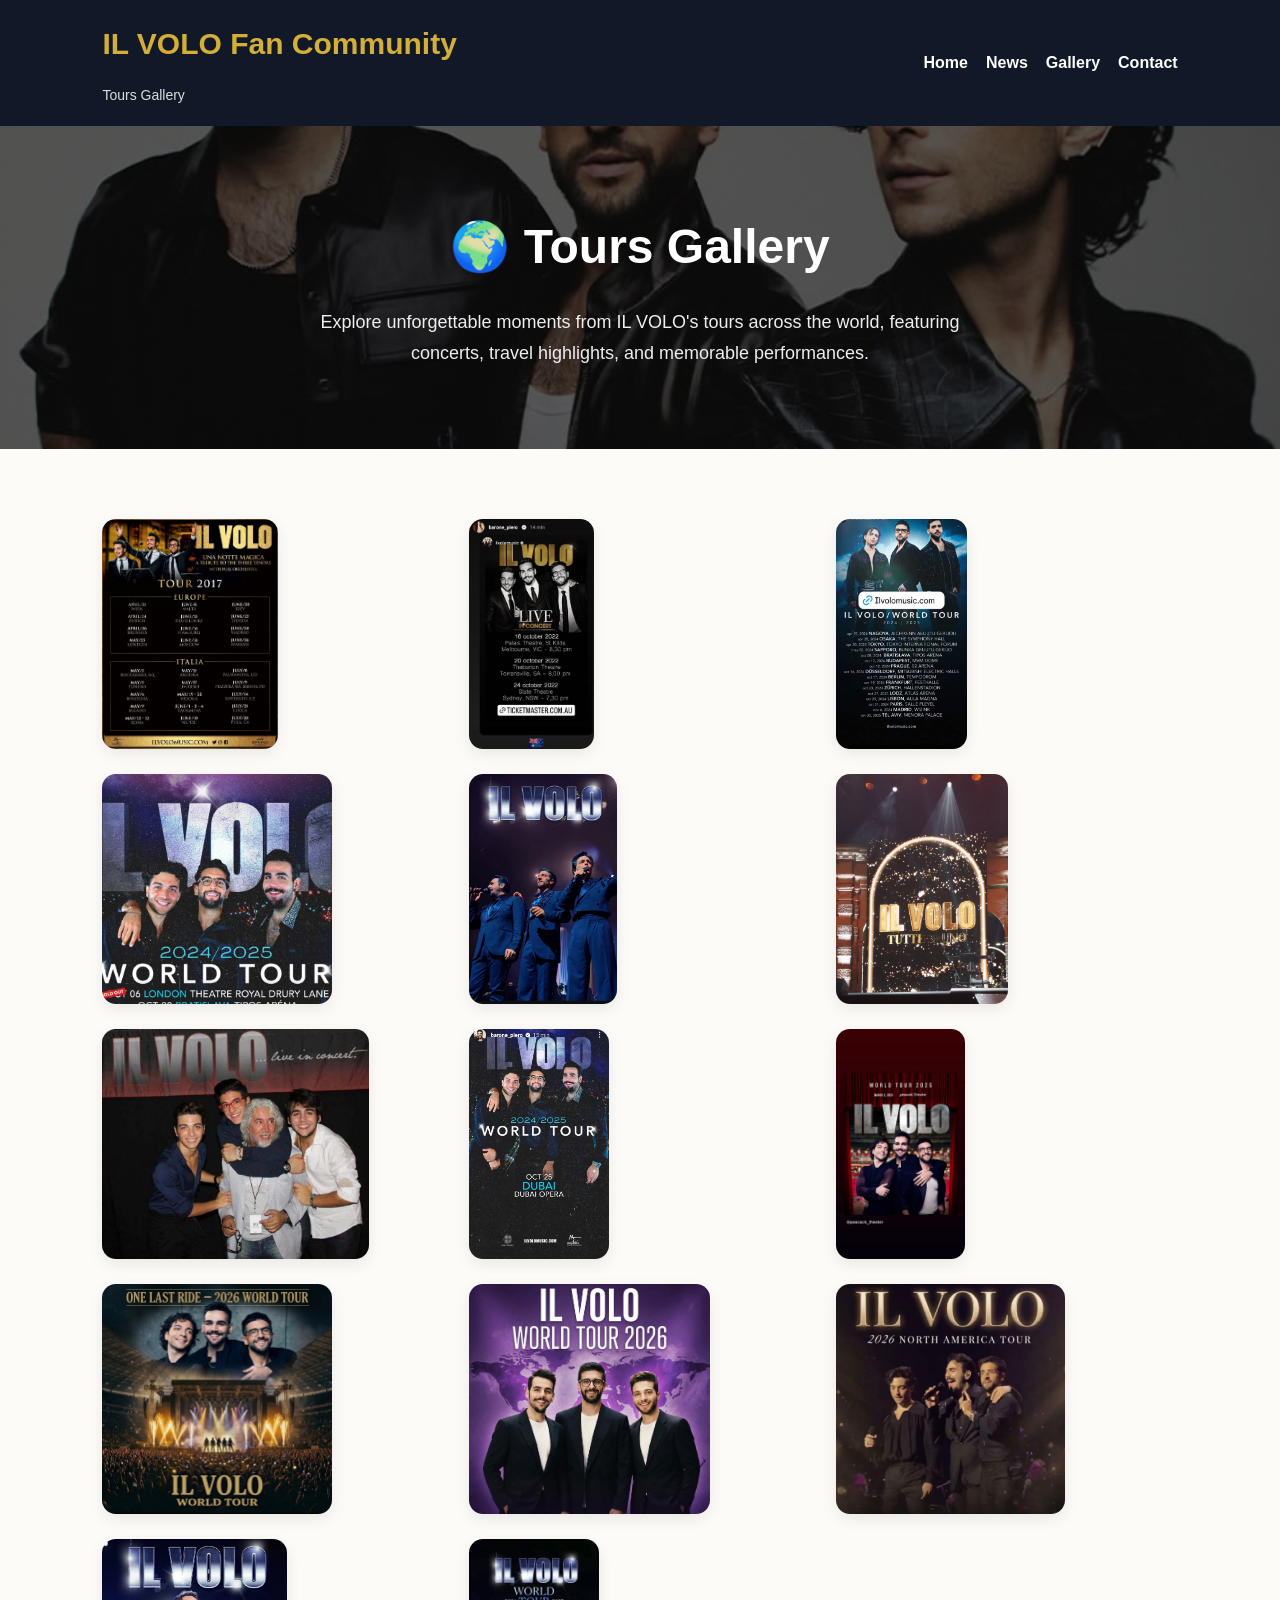
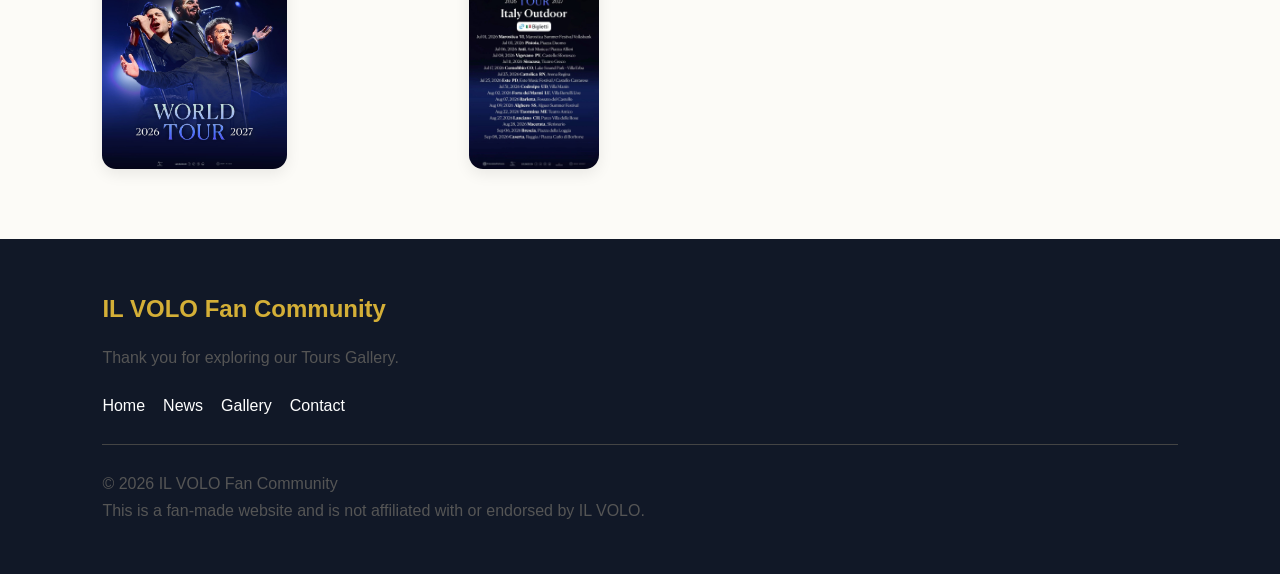
<file: tours-gallery.html>
<!DOCTYPE html>
<html lang="en">

<head>
<meta charset="UTF-8">
<meta name="viewport" content="width=device-width, initial-scale=1.0">

<title>Tours Gallery | IL VOLO Fan Community</title>

<link rel="stylesheet" href="style.css">

</head>

<body>

<header class="header">

<div class="logo">
<h1>IL VOLO Fan Community</h1>
<p>Tours Gallery</p>
</div>

<nav>
<a href="index.html">Home</a>
<a href="news.html">News</a>
<a href="gallery.html">Gallery</a>
<a href="index.html#contact">Contact</a>
</nav>

</header>

<section class="gallery-hero">

<h1>🌍 Tours Gallery</h1>

<p>
Explore unforgettable moments from IL VOLO's tours across the world, featuring concerts, travel highlights, and memorable performances.
</p>

</section>

<section class="gallery-grid">

<img src="images/tours/tour-01.JPG" alt="Tour 1">
<img src="images/tours/tour-02.JPG" alt="Tour 2">
<img src="images/tours/tour-03.JPG" alt="Tour 3">
<img src="images/tours/tour-04.JPG" alt="Tour 4">
<img src="images/tours/tour-05.JPG" alt="Tour 5">
<img src="images/tours/tour-06.JPG" alt="Tour 6">
<img src="images/tours/tour-07.JPG" alt="Tour 7">
<img src="images/tours/tour-08.JPG" alt="Tour 8">
<img src="images/tours/tour-09.JPG" alt="Tour 9">
<img src="images/tours/tour-10.JPG" alt="Tour 10">
<img src="images/tours/tour-11.JPG" alt="Tour 11">
<img src="images/tours/tour-12.JPG" alt="Tour 12">
<img src="images/tours/tour-13.JPG" alt="Tour 13">
<img src="images/tours/tour-14.JPG" alt="Tour 14">

</section>

<footer class="footer">

<h2>IL VOLO Fan Community</h2>

<p>
Thank you for exploring our Tours Gallery.
</p>

<div class="footer-links">
<a href="index.html">Home</a>
<a href="news.html">News</a>
<a href="gallery.html">Gallery</a>
<a href="index.html#contact">Contact</a>
</div>

<hr>

<p>© 2026 IL VOLO Fan Community</p>

<p>
This is a fan-made website and is not affiliated with or endorsed by IL VOLO.
</p>

</footer>

</body>

</html>
</file>
<file: style.css>
/* =====================================================
   IL VOLO Fan Community - Style.css (Version 2)
   ===================================================== */

*{margin:0;padding:0;box-sizing:border-box}
html{scroll-behavior:smooth}
body{
    font-family:Arial,Helvetica,sans-serif;
    background:#fcfbf7;
    color:#1f1f1f;
    line-height:1.7;
}
a{text-decoration:none;color:inherit}
img{max-width:100%;display:block}

/* Header */
.header{
    position:sticky;top:0;z-index:1000;
    background:#111827;
    color:#fff;
    display:flex;
    justify-content:space-between;
    align-items:center;
    padding:18px 8%;
}
.logo h1{font-size:30px;color:#d4af37}
.logo p{font-size:14px;color:#ddd}
nav{display:flex;gap:18px;flex-wrap:wrap}
nav a{
    color:#fff;
    font-weight:600;
    transition:.3s;
}
nav a:hover{color:#d4af37}

/* Sections */
section{padding:70px 8%}
h1,h2,h3{color:#1f1f1f;margin-bottom:15px}
p{color:#555}

/* Hero */
.hero{
    background:linear-gradient(rgba(0,0,0,.55),rgba(0,0,0,.55)),url("images/hero.jpg") center/cover no-repeat;
    min-height:75vh;
    display:flex;
    align-items:center;
}
.hero-content{max-width:720px;color:#fff}
.hero-content h1{font-size:52px;color:#fff}
.hero-content h3{color:#d4af37}
.hero-content p{color:#f3f3f3}
.hero-buttons{display:flex;gap:15px;flex-wrap:wrap;margin-top:25px}
.btn,.btn2{
    display:inline-block;
    padding:12px 24px;
    border-radius:10px;
    font-weight:700;
    transition:.3s;
}
.btn{background:#d4af37;color:#111}
.btn2{background:#fff;color:#111}
.btn:hover,.btn2:hover{transform:translateY(-2px);opacity:.92}

/* Cards */
.news-card,.concert-card,.member-card,.contact-card,.box{
    background:#fff;
    border-radius:16px;
    padding:20px;
    box-shadow:0 6px 18px rgba(0,0,0,.08);
}
.news-card img,.member-card img{
    width:100%;
    border-radius:12px;
    object-fit:cover;
}
.news-card h3,.concert-card h3,.member-card h3{color:#1f1f1f}
.news-card p,.concert-card p,.member-card p{color:#555}

/* Grids */
#home-news,
.members-grid,
.gallery-grid,
.about-boxes,
.contact-grid{
    display:grid;
    grid-template-columns:repeat(auto-fit,minmax(260px,1fr));
    gap:25px;
}
.gallery-grid img{
    border-radius:14px;
    height:230px;
    object-fit:cover;
    box-shadow:0 5px 15px rgba(0,0,0,.08);
}

/* Member page */
.member-header{
    background:#f5f5f5;
    text-align:center;
    padding:60px 20px;
}
.member-banner{
    width:220px;
    height:220px;
    border-radius:50%;
    object-fit:cover;
    margin:0 auto 20px;
}
.member-profile{
    max-width:900px;
    margin:auto;
}
.member-profile ul{margin-left:20px}

/* Join */
.join-community{
    background:#111827;
    color:#fff;
    text-align:center;
}
.join-community h2{color:#d4af37}
.join-community p{color:#eee}

/* Footer */
.footer{
    background:#111827;
    color:#ddd;
    padding:50px 8%;
}
.footer h2{color:#d4af37}
.footer-links{
    display:flex;
    gap:18px;
    flex-wrap:wrap;
    margin:20px 0;
}
.footer-links a{color:#fff}
.footer-links a:hover{color:#d4af37}
.footer hr{margin:25px 0;border:0;border-top:1px solid #444}

/* Responsive */
@media (max-width:768px){
.header{
    flex-direction:column;
    gap:15px;
    text-align:center;
}
nav{justify-content:center}
.hero-content h1{font-size:36px}
section{padding:50px 5%}
}
/* ==========================
   Gallery Hub
========================== */

.gallery-hero{
    background:linear-gradient(rgba(0,0,0,.65),rgba(0,0,0,.65)),
    url("hero-ilvolo.JPG") center/cover;
    color:white;
    text-align:center;
    padding:80px 20px;
}

.gallery-hero h1{
    font-size:48px;
    margin-bottom:20px;
    color:#ffffff;
}

.gallery-hero p{
    max-width:700px;
    margin:auto;
    font-size:18px;
    color:#eeeeee;
}

.gallery-categories{
    display:grid;
    grid-template-columns:repeat(auto-fit,minmax(280px,1fr));
    gap:30px;
    padding:60px 8%;
}

.gallery-card{
    background:white;
    border-radius:18px;
    padding:30px;
    text-align:center;
    box-shadow:0 10px 25px rgba(0,0,0,.08);
    transition:.3s;
}

.gallery-card:hover{
    transform:translateY(-8px);
}

.gallery-card h2{
    color:#b8860b;
    margin-bottom:15px;
}

.gallery-card p{
    margin-bottom:25px;
    color:#555;
}

.gallery-card a{
    display:inline-block;
    background:#b8860b;
    color:white;
    padding:12px 24px;
    border-radius:10px;
    font-weight:bold;
}

.gallery-card a:hover{
    background:#8c6b00;
}

.gallery-preview{
    max-width:700px;
    margin:40px auto;
    background:white;
    padding:40px;
    border-radius:18px;
    text-align:center;
    box-shadow:0 8px 20px rgba(0,0,0,.08);
}

.gallery-preview h3{
    color:#b8860b;
    margin-bottom:15px;
}
/* ==========================
   Statistics Section
========================== */

.stats{
display:grid;
grid-template-columns:repeat(auto-fit,minmax(220px,1fr));
gap:25px;
padding:60px 8%;
background:#f8f8f8;
}

.stat-card{
background:white;
padding:30px;
border-radius:18px;
text-align:center;
box-shadow:0 8px 20px rgba(0,0,0,.08);
transition:.3s;
}

.stat-card:hover{
transform:translateY(-8px);
}

.stat-card h2{
font-size:38px;
color:#b8860b;
margin-bottom:10px;
}

.stat-card p{
font-size:17px;
color:#555;
font-weight:600;
}
/* =====================================================
   CONCERT CARDS VERSION 2.0
===================================================== */

.concerts{
    background:#f8f8f8;
}

#concert-list{
    display:grid;
    grid-template-columns:repeat(auto-fit,minmax(330px,1fr));
    gap:30px;
    margin-top:40px;
}

.concert-card{
    background:#ffffff;
    border-radius:18px;
    padding:28px;
    box-shadow:0 10px 25px rgba(0,0,0,.10);
    transition:.35s;
    border-top:5px solid #d4af37;
}

.concert-card:hover{
    transform:translateY(-8px);
    box-shadow:0 18px 35px rgba(0,0,0,.15);
}

.concert-card h3{
    font-size:25px;
    color:#111827;
    margin-bottom:18px;
}

.concert-card p{
    font-size:16px;
    margin:10px 0;
    color:#555;
}

.ticket-info{
    margin-top:22px;
    padding-top:18px;
    border-top:1px solid #e5e5e5;
}

.ticket-info h4{
    color:#d4af37;
    font-size:18px;
    margin-bottom:15px;
}

.ticket-buttons{
    display:flex;
    flex-direction:column;
    gap:12px;
}

.ticket-buttons a{
    display:block;
    text-align:center;
    padding:12px;
    border-radius:10px;
    font-weight:bold;
    color:white;
    transition:.3s;
}

.email-btn{
    background:#b8860b;
}

.telegram-btn{
    background:#229ED9;
}

.zangi-btn{
    background:#198754;
}

.ticket-buttons a:hover{
    transform:translateY(-2px);
    opacity:.92;
}

@media(max-width:768px){

.concert-card{
    padding:22px;
}

.concert-card h3{
    font-size:22px;
}

}
</file>
